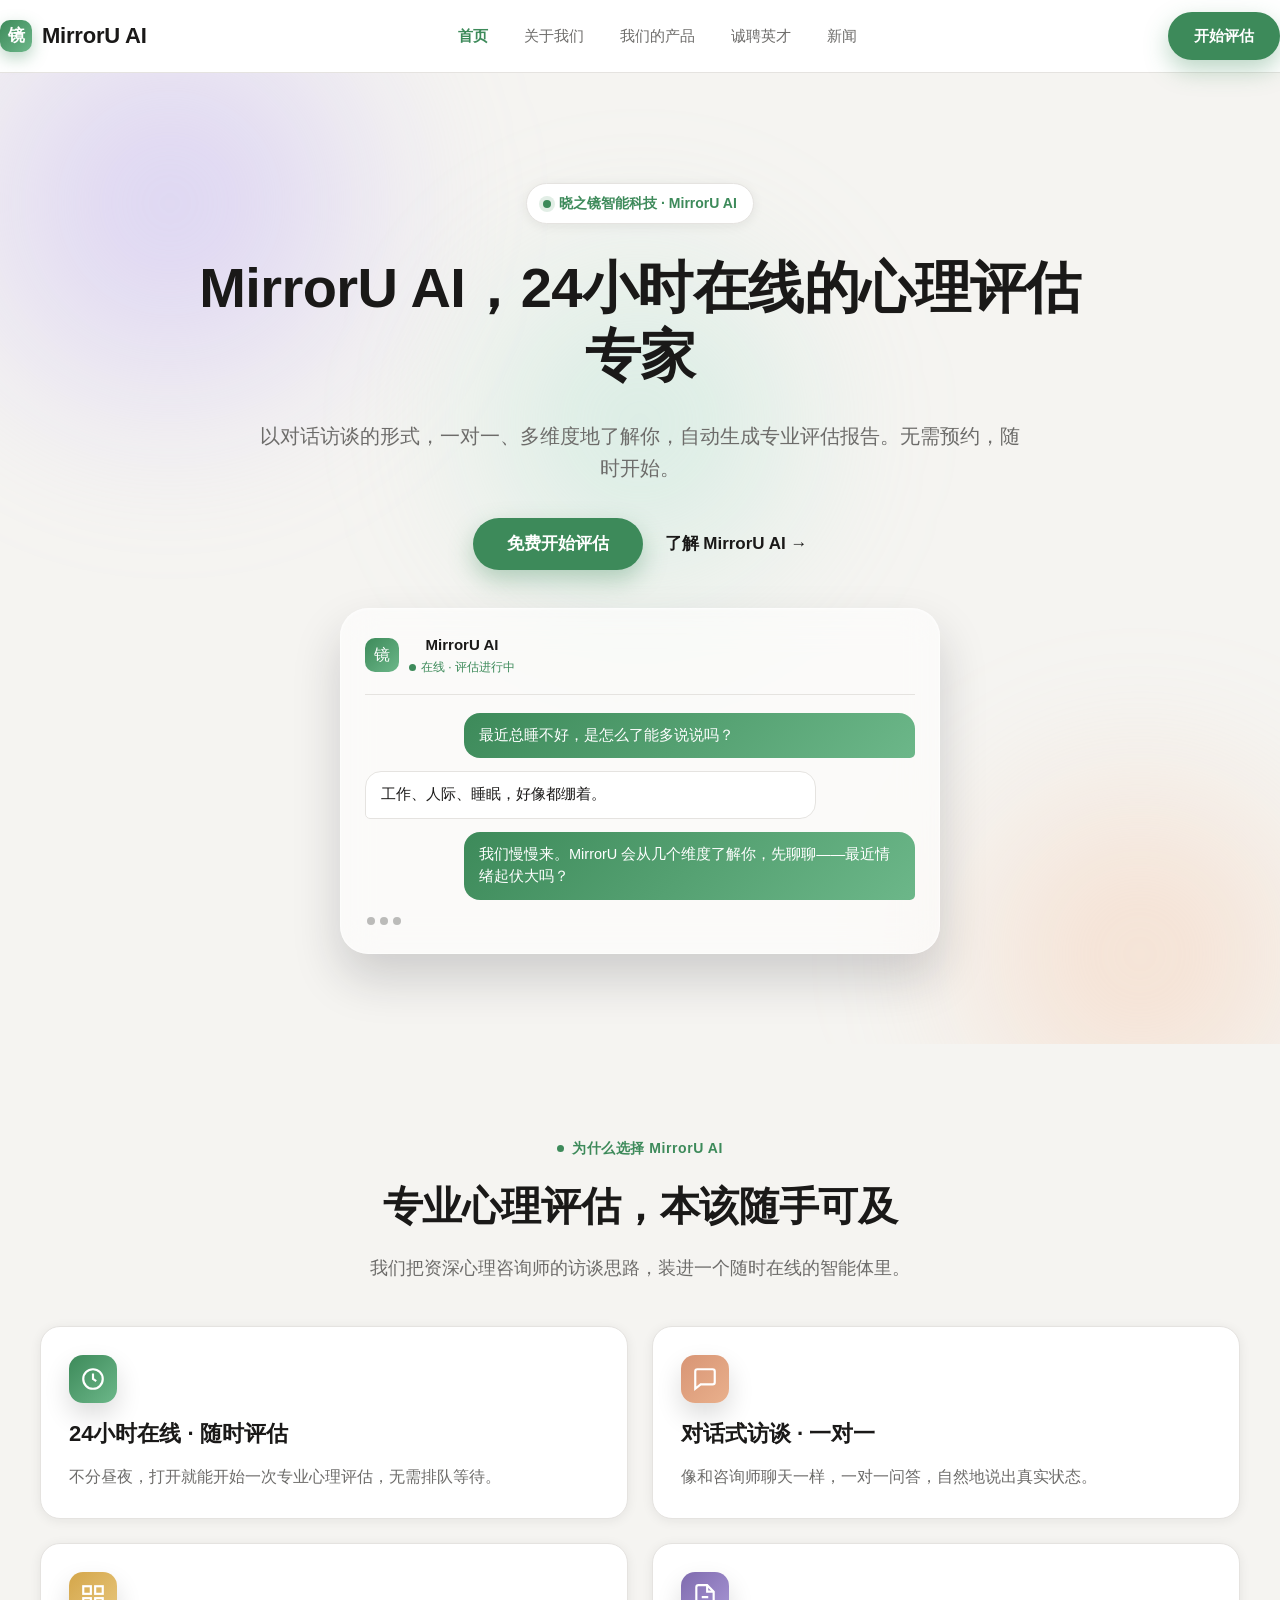
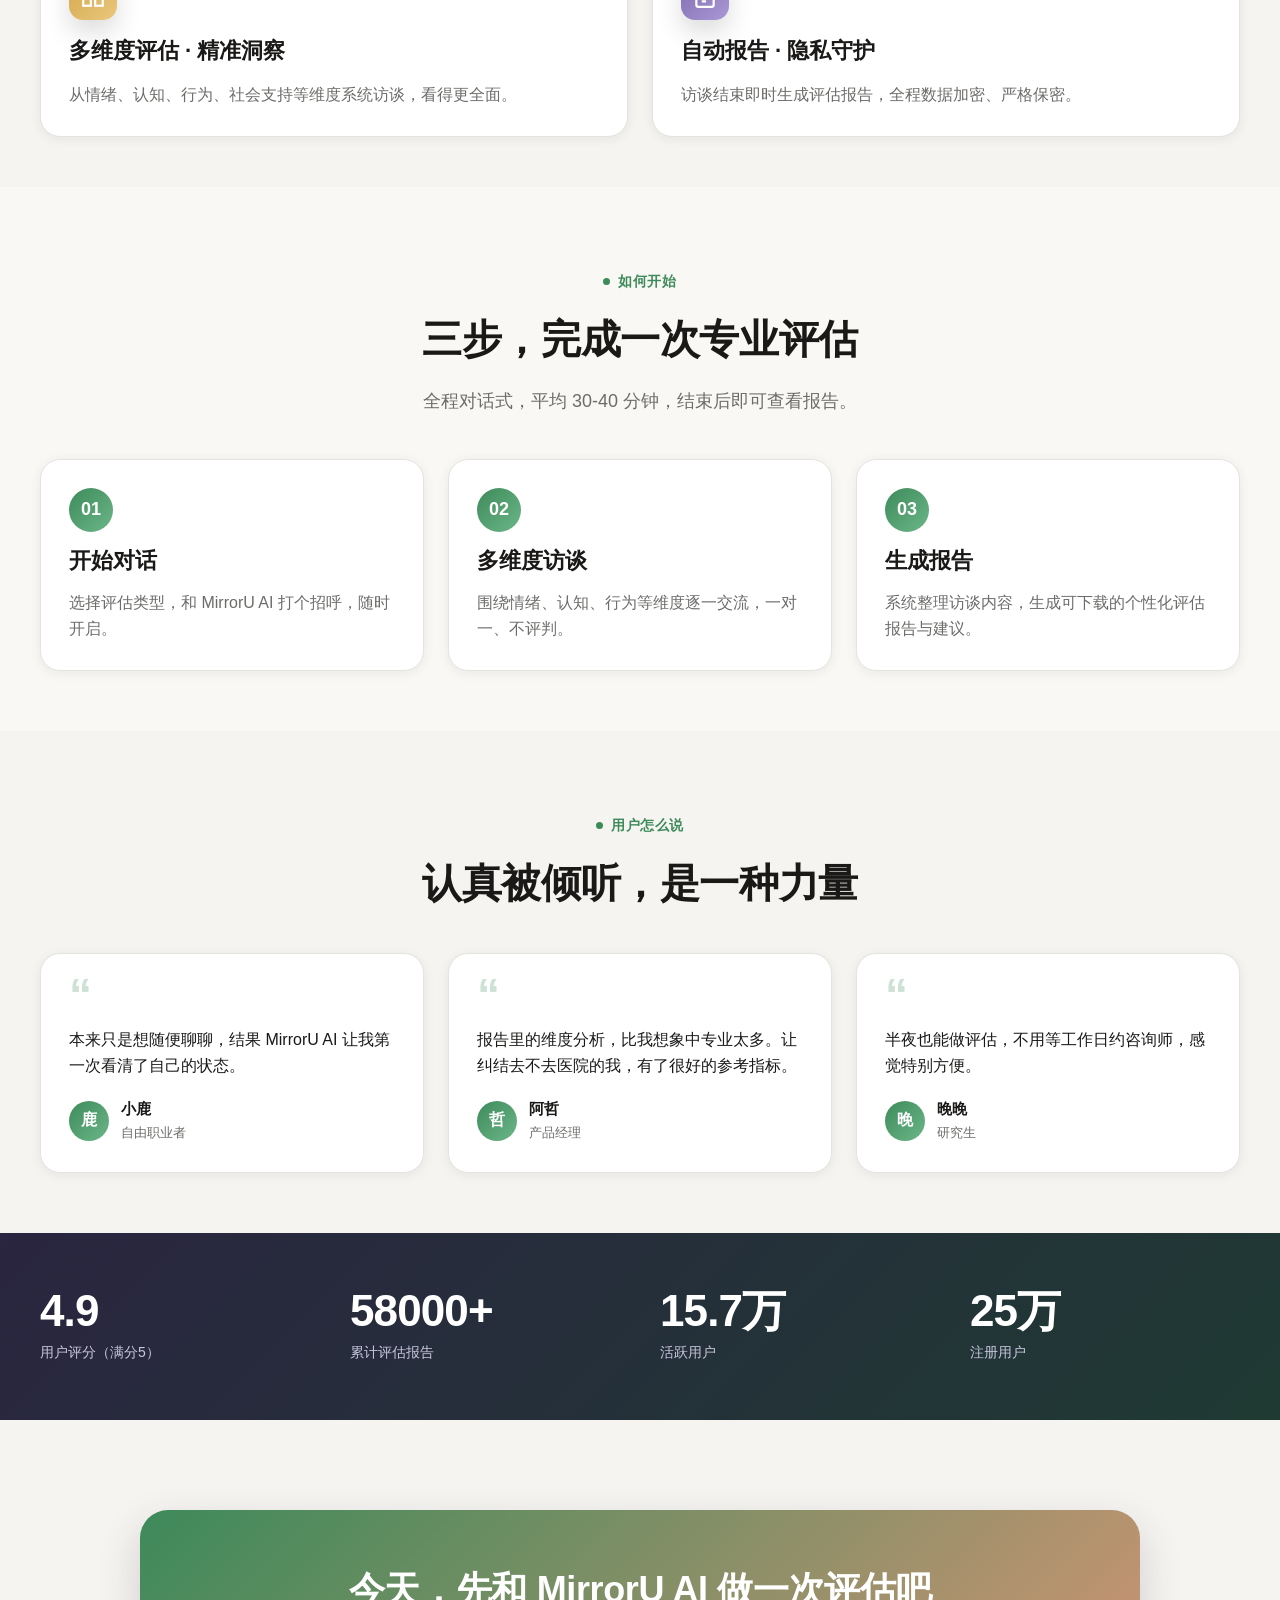
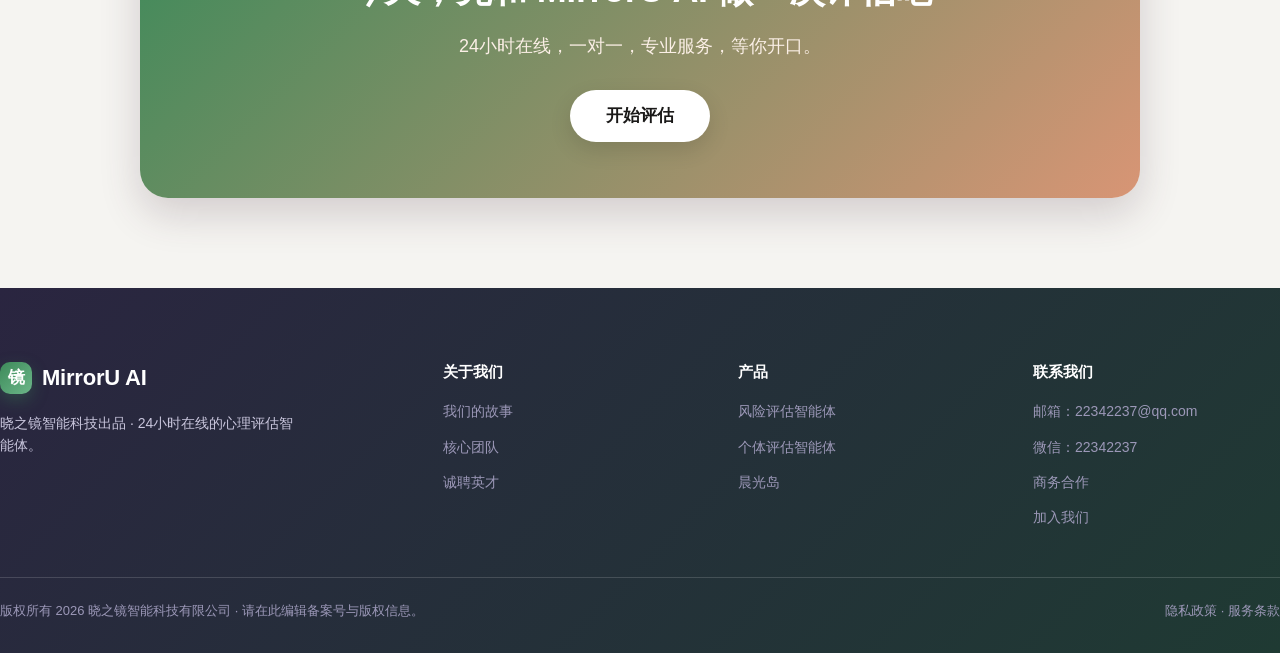
<file: index.html>
<!DOCTYPE html>
<html lang="zh-CN">
<head>
  <meta charset="UTF-8">
  <meta name="viewport" content="width=device-width, initial-scale=1.0">
  <title>MirrorU AI · 24小时在线的心理评估专家</title>
  <meta name="description" content="MirrorU AI —— 晓之镜智能科技出品的 24 小时在线心理评估智能体。一对一、多维度对话访谈，自动生成专业评估报告。">
  <link rel="stylesheet" href="assets/css/style.css">
</head>
<body class="page-home">

  <!-- ===== 顶部导航（每个页面共用，active 标记当前页） ===== -->
  <header class="nav">
    <div class="inner">
      <a class="brand" href="index.html"><span class="logo">镜</span>MirrorU AI</a>
      <nav class="nav-links">
        <a href="index.html" class="active">首页</a>
        <a href="about.html">关于我们</a>
        <a href="products.html">我们的产品</a>
        <a href="careers.html">诚聘英才</a>
        <a href="news.html">新闻</a>
      </nav>
      <div class="nav-cta">
        <a class="btn btn-primary" href="#">开始评估</a>
        <button class="nav-toggle" aria-label="菜单"><span></span><span></span><span></span></button>
      </div>
    </div>
  </header>

  <!-- ===== Hero（设计稿：单列居中，徽章→标题→副文→按钮→评估对话卡） ===== -->
  <section class="hero">
    <span class="orb orb--1"></span><span class="orb orb--2"></span><span class="orb orb--3"></span>
    <div class="container hero-inner">
      <span class="badge"><span class="dot"></span>晓之镜智能科技 · MirrorU AI</span>
      <!-- 可编辑：主标题 -->
      <h1>MirrorU AI，24小时在线的心理评估专家</h1>
      <!-- 可编辑：副标题 -->
      <p class="lead">以对话访谈的形式，一对一、多维度地了解你，自动生成专业评估报告。无需预约，随时开始。</p>
      <div class="hero-actions">
        <a class="btn btn-primary" href="#">免费开始评估</a>
        <a class="link-arrow" href="products.html">了解 MirrorU AI →</a>
      </div>
      <!-- 玻璃拟态聊天卡（评估访谈示例） -->
      <div class="chat-card">
        <div class="chat-head">
          <span class="ava">镜</span>
          <div>
            <div class="name">MirrorU AI</div>
            <div class="status"><span class="dot"></span>在线 · 评估进行中</div>
          </div>
        </div>
        <div class="bubble out">最近总睡不好，是怎么了能多说说吗？</div>
        <div class="bubble in">工作、人际、睡眠，好像都绷着。</div>
        <div class="bubble out">我们慢慢来。MirrorU 会从几个维度了解你，先聊聊——最近情绪起伏大吗？</div>
        <div class="typing"><i></i><i></i><i></i></div>
      </div>
    </div>
  </section>

  <!-- ===== 特性 ===== -->
  <section class="section s-features">
    <div class="container">
      <div class="section-title">
        <span class="eyebrow">为什么选择 MirrorU AI</span>
        <h2>专业心理评估，本该随手可及</h2>
        <p class="lead">我们把资深心理咨询师的访谈思路，装进一个随时在线的智能体里。</p>
      </div>
      <div class="grid-2">
        <div class="feature">
          <div class="chip chip--sage"><svg viewBox="0 0 24 24" fill="none" stroke="currentColor" stroke-width="2"><circle cx="12" cy="12" r="9"/><path d="M12 7v5l3 2"/></svg></div>
          <h3>24小时在线 · 随时评估</h3>
          <p>不分昼夜，打开就能开始一次专业心理评估，无需排队等待。</p>
        </div>
        <div class="feature">
          <div class="chip chip--terra"><svg viewBox="0 0 24 24" fill="none" stroke="currentColor" stroke-width="2"><path d="M21 15a2 2 0 0 1-2 2H8l-5 4V5a2 2 0 0 1 2-2h14a2 2 0 0 1 2 2z"/></svg></div>
          <h3>对话式访谈 · 一对一</h3>
          <p>像和咨询师聊天一样，一对一问答，自然地说出真实状态。</p>
        </div>
        <div class="feature">
          <div class="chip chip--amber"><svg viewBox="0 0 24 24" fill="none" stroke="currentColor" stroke-width="2"><rect x="3" y="3" width="7" height="7"/><rect x="14" y="3" width="7" height="7"/><rect x="3" y="14" width="7" height="7"/><rect x="14" y="14" width="7" height="7"/></svg></div>
          <h3>多维度评估 · 精准洞察</h3>
          <p>从情绪、认知、行为、社会支持等维度系统访谈，看得更全面。</p>
        </div>
        <div class="feature">
          <div class="chip chip--lav"><svg viewBox="0 0 24 24" fill="none" stroke="currentColor" stroke-width="2"><path d="M14 2H6a2 2 0 0 0-2 2v16a2 2 0 0 0 2 2h12a2 2 0 0 0 2-2V8z"/><path d="M14 2v6h6"/><path d="M9 13h6M9 17h4"/></svg></div>
          <h3>自动报告 · 隐私守护</h3>
          <p>访谈结束即时生成评估报告，全程数据加密、严格保密。</p>
        </div>
      </div>
    </div>
  </section>

  <!-- ===== 三步流程 ===== -->
  <section class="section section--soft s-steps">
    <div class="container">
      <div class="section-title">
        <span class="eyebrow">如何开始</span>
        <h2>三步，完成一次专业评估</h2>
        <p class="lead">全程对话式，平均 30-40 分钟，结束后即可查看报告。</p>
      </div>
      <div class="grid-3">
        <div class="step"><div class="num">01</div><h3>开始对话</h3><p>选择评估类型，和 MirrorU AI 打个招呼，随时开启。</p></div>
        <div class="step"><div class="num">02</div><h3>多维度访谈</h3><p>围绕情绪、认知、行为等维度逐一交流，一对一、不评判。</p></div>
        <div class="step"><div class="num">03</div><h3>生成报告</h3><p>系统整理访谈内容，生成可下载的个性化评估报告与建议。</p></div>
      </div>
    </div>
  </section>

  <!-- ===== 用户证言 ===== -->
  <section class="section s-quotes">
    <div class="container">
      <div class="section-title">
        <span class="eyebrow">用户怎么说</span>
        <h2>认真被倾听，是一种力量</h2>
      </div>
      <div class="grid-3">
        <div class="quote"><div class="mark">“</div><p>本来只是想随便聊聊，结果 MirrorU AI 让我第一次看清了自己的状态。</p><div class="who"><span class="ava">鹿</span><div><div class="name">小鹿</div><div class="role">自由职业者</div></div></div></div>
        <div class="quote"><div class="mark">“</div><p>报告里的维度分析，比我想象中专业太多。让纠结去不去医院的我，有了很好的参考指标。</p><div class="who"><span class="ava">哲</span><div><div class="name">阿哲</div><div class="role">产品经理</div></div></div></div>
        <div class="quote"><div class="mark">“</div><p>半夜也能做评估，不用等工作日约咨询师，感觉特别方便。</p><div class="who"><span class="ava">晚</span><div><div class="name">晚晚</div><div class="role">研究生</div></div></div></div>
      </div>
    </div>
  </section>

  <!-- ===== 数据带（满宽渐变，与页脚同色系） ===== -->
  <section class="stats-band">
    <div class="container">
      <div class="stats">
        <div class="stat"><div class="num">4.9</div><div class="label">用户评分（满分5）</div></div>
        <div class="stat"><div class="num">58000+</div><div class="label">累计评估报告</div></div>
        <div class="stat"><div class="num">15.7万</div><div class="label">活跃用户</div></div>
        <div class="stat"><div class="num">25万</div><div class="label">注册用户</div></div>
      </div>
    </div>
  </section>

  <!-- ===== 最终 CTA ===== -->
  <section class="cta-section">
    <div class="container">
      <div class="cta-card">
        <h2>今天，先和 MirrorU AI 做一次评估吧</h2>
        <p class="lead">24小时在线，一对一，专业服务，等你开口。</p>
        <a class="btn btn-light" href="#">开始评估</a>
      </div>
    </div>
  </section>

  <!-- ===== 页脚（每个页面共用） ===== -->
  <footer class="footer">
    <div class="container">
      <div class="top">
        <div>
          <div class="brand"><span class="logo">镜</span>MirrorU AI</div>
          <p class="desc">晓之镜智能科技出品 · 24小时在线的心理评估智能体。</p>
        </div>
        <div class="col"><h4>关于我们</h4><a href="about.html">我们的故事</a><a href="about.html">核心团队</a><a href="careers.html">诚聘英才</a></div>
        <div class="col"><h4>产品</h4><a href="products.html">风险评估智能体</a><a href="products.html">个体评估智能体</a><a href="products.html">晨光岛</a></div>
        <div class="col"><h4>联系我们</h4><a href="mailto:22342237@qq.com">邮箱：22342237@qq.com</a><a href="#">微信：22342237</a><a href="#">商务合作</a><a href="careers.html">加入我们</a></div>
      </div>
      <div class="divider"></div>
      <div class="bottom">
        <span>版权所有 2026 晓之镜智能科技有限公司 · 请在此编辑备案号与版权信息。</span>
        <span>隐私政策 · 服务条款</span>
      </div>
    </div>
  </footer>

  <script src="assets/js/main.js"></script>
</body>
</html>
</file>
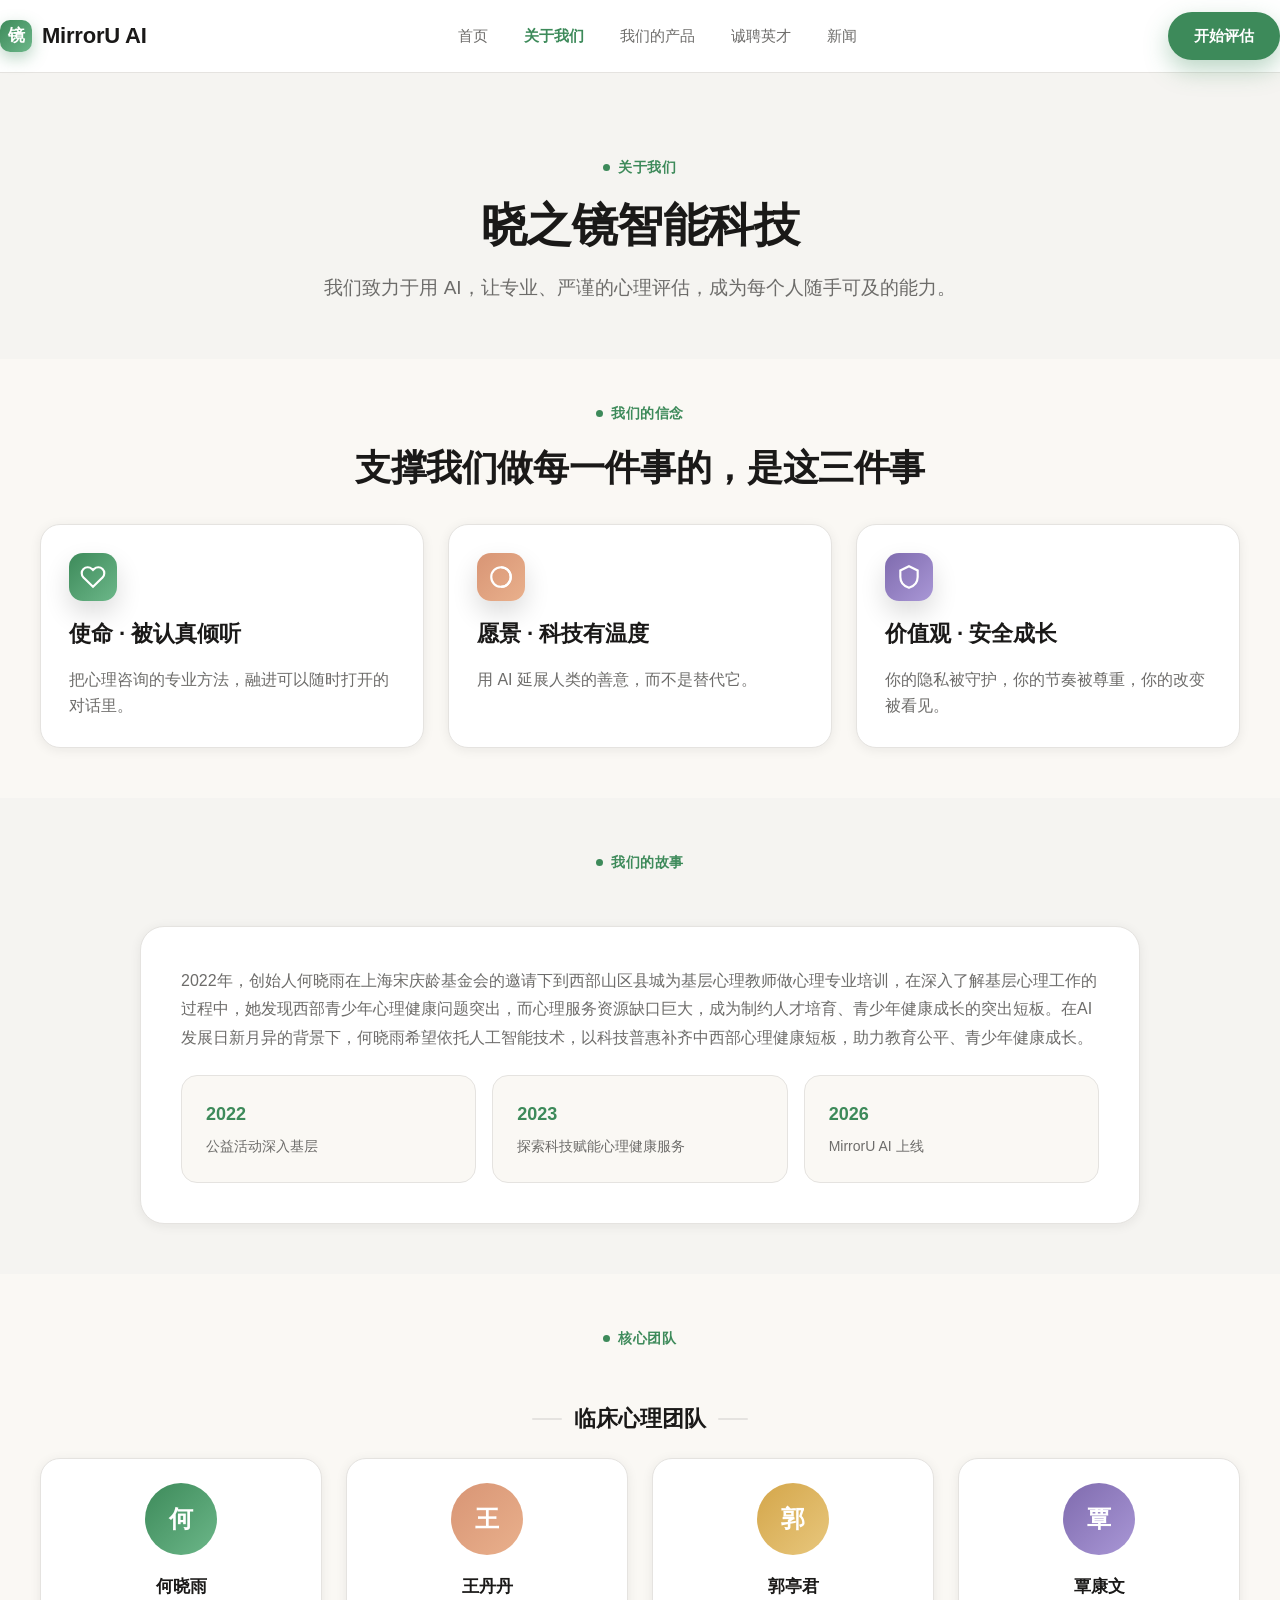
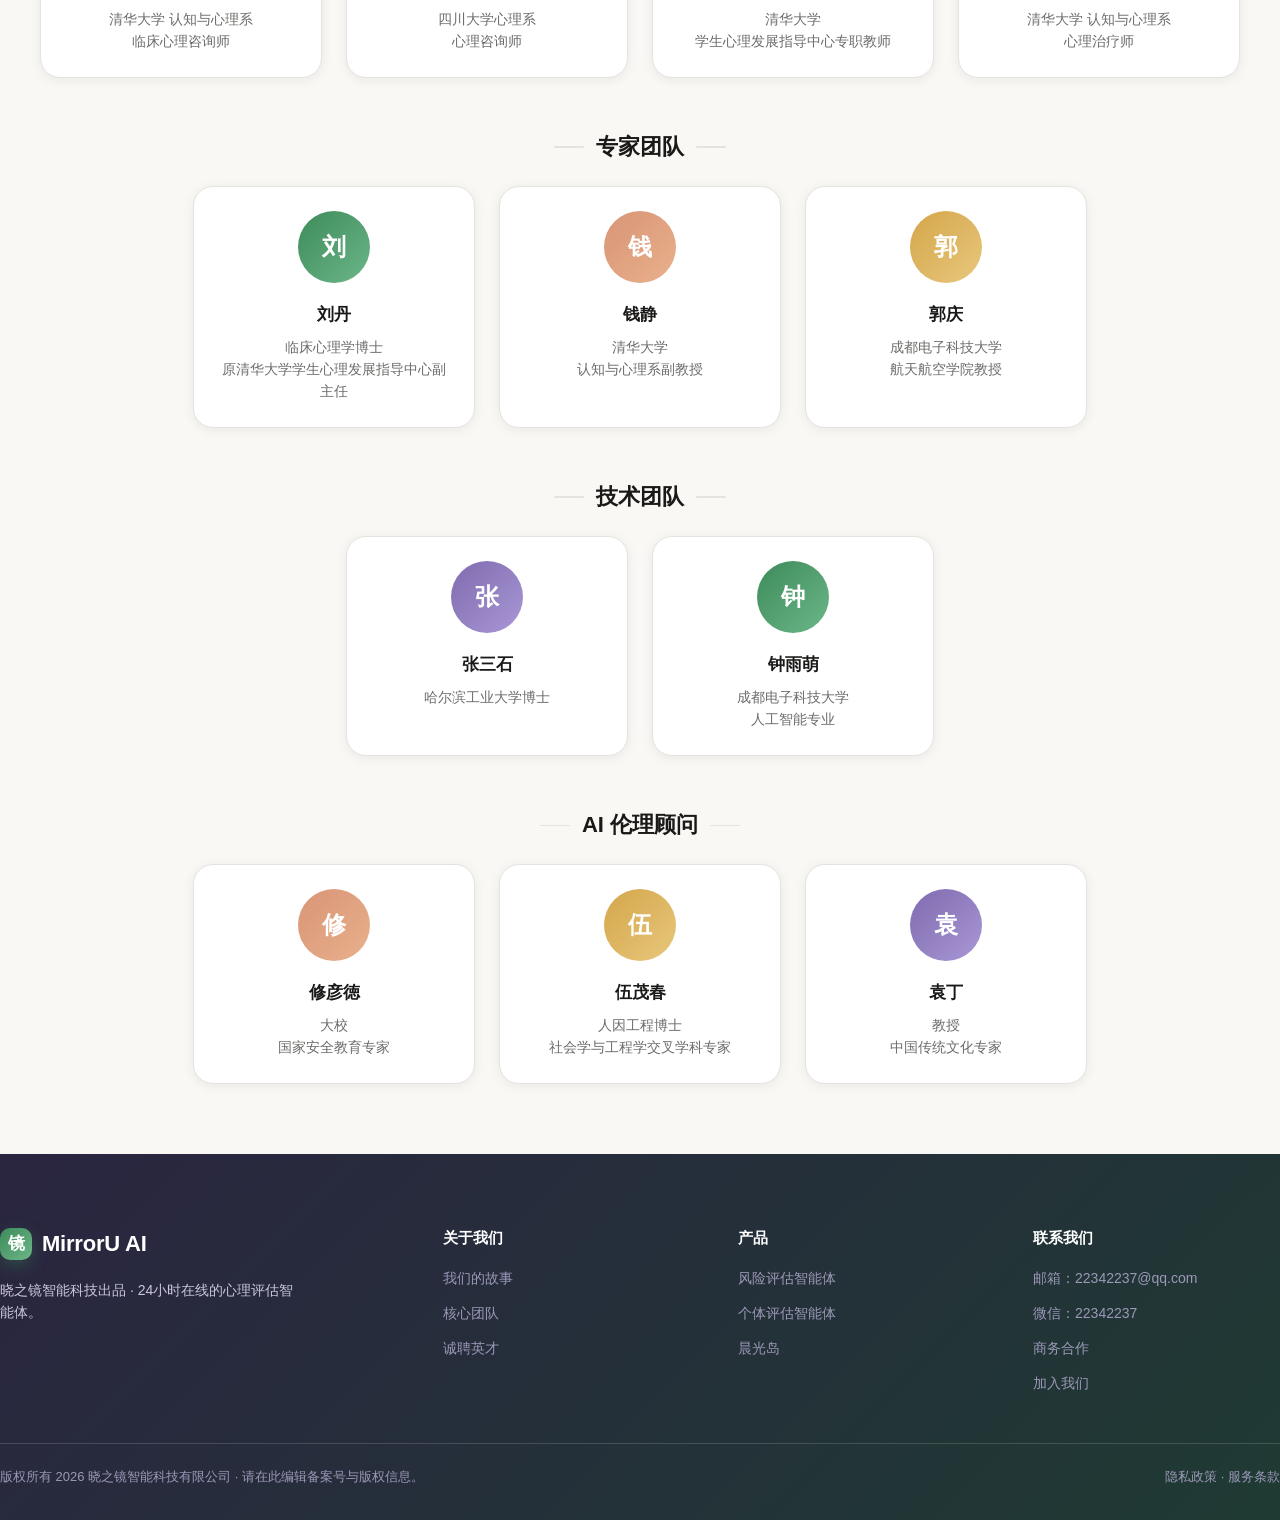
<file: about.html>
<!DOCTYPE html>
<html lang="zh-CN">
<head>
  <meta charset="UTF-8">
  <meta name="viewport" content="width=device-width, initial-scale=1.0">
  <title>关于我们 · 晓之镜智能科技</title>
  <meta name="description" content="晓之镜智能科技 · MirrorU AI。我们致力于用 AI，让专业、严谨的心理评估，成为每个人随手可及的能力。">
  <link rel="stylesheet" href="assets/css/style.css">
</head>
<body>

  <!-- ===== 顶部导航 ===== -->
  <header class="nav">
    <div class="inner">
      <a class="brand" href="index.html"><span class="logo">镜</span>MirrorU AI</a>
      <nav class="nav-links">
        <a href="index.html">首页</a>
        <a href="about.html" class="active">关于我们</a>
        <a href="products.html">我们的产品</a>
        <a href="careers.html">诚聘英才</a>
        <a href="news.html">新闻</a>
      </nav>
      <div class="nav-cta">
        <a class="btn btn-primary" href="#">开始评估</a>
        <button class="nav-toggle" aria-label="菜单"><span></span><span></span><span></span></button>
      </div>
    </div>
  </header>

  <!-- ===== 内页 Hero ===== -->
  <section class="page-hero">
    <div class="container">
      <span class="eyebrow">关于我们</span>
      <h1>晓之镜智能科技</h1>
      <p class="lead">我们致力于用 AI，让专业、严谨的心理评估，成为每个人随手可及的能力。</p>
    </div>
  </section>

  <!-- ===== 信念 ===== -->
  <section class="section section--soft s-beliefs">
    <div class="container">
      <div class="section-title">
        <span class="eyebrow">我们的信念</span>
        <h2>支撑我们做每一件事的，是这三件事</h2>
      </div>
      <div class="grid-3">
        <div class="belief"><div class="chip chip--sage"><svg viewBox="0 0 24 24" fill="none" stroke="currentColor" stroke-width="2"><path d="M20.8 4.6a5.5 5.5 0 0 0-7.8 0L12 5.6l-1-1a5.5 5.5 0 1 0-7.8 7.8l1 1L12 21l7.8-7.6 1-1a5.5 5.5 0 0 0 0-7.8z"/></svg></div><h3>使命 · 被认真倾听</h3><p>把心理咨询的专业方法，融进可以随时打开的对话里。</p></div>
        <div class="belief"><div class="chip chip--terra"><svg viewBox="0 0 24 24" fill="none" stroke="currentColor" stroke-width="2"><circle cx="12" cy="12" r="9"/><path d="M12 3a9 9 0 0 1 0 18"/></svg></div><h3>愿景 · 科技有温度</h3><p>用 AI 延展人类的善意，而不是替代它。</p></div>
        <div class="belief"><div class="chip chip--lav"><svg viewBox="0 0 24 24" fill="none" stroke="currentColor" stroke-width="2"><path d="M12 2l8 4v6c0 5-3.4 8.5-8 10-4.6-1.5-8-5-8-10V6z"/></svg></div><h3>价值观 · 安全成长</h3><p>你的隐私被守护，你的节奏被尊重，你的改变被看见。</p></div>
      </div>
    </div>
  </section>

  <!-- ===== 故事 ===== -->
  <section class="section s-story">
    <div class="container">
      <div class="section-title">
        <span class="eyebrow">我们的故事</span>
      </div>
      <div class="story-card">
        2022年，创始人何晓雨在上海宋庆龄基金会的邀请下到西部山区县城为基层心理教师做心理专业培训，在深入了解基层心理工作的过程中，她发现西部青少年心理健康问题突出，而心理服务资源缺口巨大，成为制约人才培育、青少年健康成长的突出短板。在AI发展日新月异的背景下，何晓雨希望依托人工智能技术，以科技普惠补齐中西部心理健康短板，助力教育公平、青少年健康成长。
        <div class="milestones">
          <div class="milestone"><div class="year">2022</div><div class="txt">公益活动深入基层</div></div>
          <div class="milestone"><div class="year">2023</div><div class="txt">探索科技赋能心理健康服务</div></div>
          <div class="milestone"><div class="year">2026</div><div class="txt">MirrorU AI 上线</div></div>
        </div>
      </div>
    </div>
  </section>

  <!-- ===== 团队 ===== -->
  <section class="section section--soft team s-team">
    <div class="container">
      <div class="section-title">
        <span class="eyebrow">核心团队</span>
      </div>
      <div class="team-groups">

        <div class="team-group">
          <h3 class="team-group-title">临床心理团队</h3>
          <div class="member-row">
            <div class="member"><div class="ava ava--sage">何</div><div class="name">何晓雨</div><div class="bio">清华大学 认知与心理系<br>临床心理咨询师</div></div>
            <div class="member"><div class="ava ava--terra">王</div><div class="name">王丹丹</div><div class="bio">四川大学心理系<br>心理咨询师</div></div>
            <div class="member"><div class="ava ava--amber">郭</div><div class="name">郭亭君</div><div class="bio">清华大学<br>学生心理发展指导中心专职教师</div></div>
            <div class="member"><div class="ava ava--lav">覃</div><div class="name">覃康文</div><div class="bio">清华大学 认知与心理系<br>心理治疗师</div></div>
          </div>
        </div>

        <div class="team-group">
          <h3 class="team-group-title">专家团队</h3>
          <div class="member-row">
            <div class="member"><div class="ava ava--sage">刘</div><div class="name">刘丹</div><div class="bio">临床心理学博士<br>原清华大学学生心理发展指导中心副主任</div></div>
            <div class="member"><div class="ava ava--terra">钱</div><div class="name">钱静</div><div class="bio">清华大学<br>认知与心理系副教授</div></div>
            <div class="member"><div class="ava ava--amber">郭</div><div class="name">郭庆</div><div class="bio">成都电子科技大学<br>航天航空学院教授</div></div>
          </div>
        </div>

        <div class="team-group">
          <h3 class="team-group-title">技术团队</h3>
          <div class="member-row">
            <div class="member"><div class="ava ava--lav">张</div><div class="name">张三石</div><div class="bio">哈尔滨工业大学博士</div></div>
            <div class="member"><div class="ava ava--sage">钟</div><div class="name">钟雨萌</div><div class="bio">成都电子科技大学<br>人工智能专业</div></div>
          </div>
        </div>

        <div class="team-group">
          <h3 class="team-group-title">AI 伦理顾问</h3>
          <div class="member-row">
            <div class="member"><div class="ava ava--terra">修</div><div class="name">修彦徳</div><div class="bio">大校<br>国家安全教育专家</div></div>
            <div class="member"><div class="ava ava--amber">伍</div><div class="name">伍茂春</div><div class="bio">人因工程博士<br>社会学与工程学交叉学科专家</div></div>
            <div class="member"><div class="ava ava--lav">袁</div><div class="name">袁丁</div><div class="bio">教授<br>中国传统文化专家</div></div>
          </div>
        </div>

      </div>
    </div>
  </section>

  <!-- ===== 页脚 ===== -->
  <footer class="footer">
    <div class="container">
      <div class="top">
        <div>
          <div class="brand"><span class="logo">镜</span>MirrorU AI</div>
          <p class="desc">晓之镜智能科技出品 · 24小时在线的心理评估智能体。</p>
        </div>
        <div class="col"><h4>关于我们</h4><a href="about.html">我们的故事</a><a href="about.html">核心团队</a><a href="careers.html">诚聘英才</a></div>
        <div class="col"><h4>产品</h4><a href="products.html">风险评估智能体</a><a href="products.html">个体评估智能体</a><a href="products.html">晨光岛</a></div>
        <div class="col"><h4>联系我们</h4><a href="mailto:22342237@qq.com">邮箱：22342237@qq.com</a><a href="#">微信：22342237</a><a href="#">商务合作</a><a href="careers.html">加入我们</a></div>
      </div>
      <div class="divider"></div>
      <div class="bottom">
        <span>版权所有 2026 晓之镜智能科技有限公司 · 请在此编辑备案号与版权信息。</span>
        <span>隐私政策 · 服务条款</span>
      </div>
    </div>
  </footer>

  <script src="assets/js/main.js"></script>
</body>
</html>
</file>
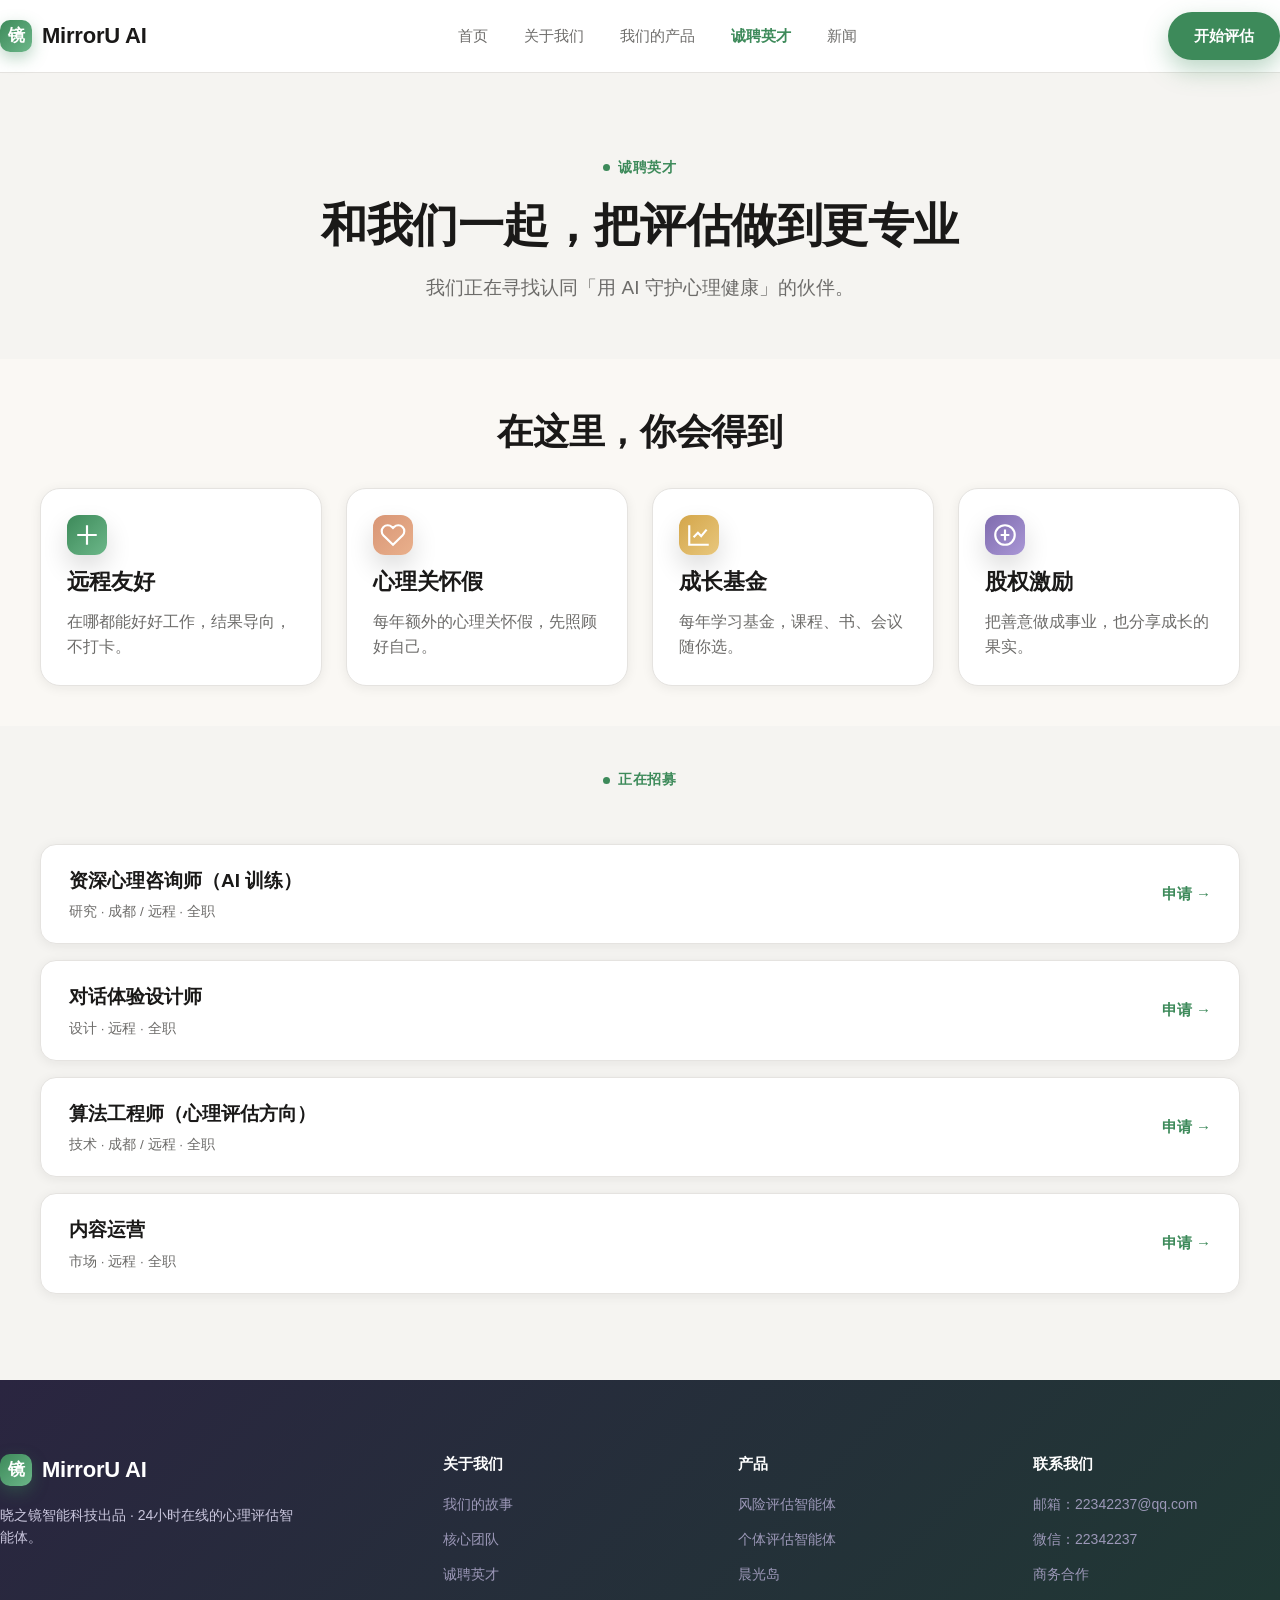
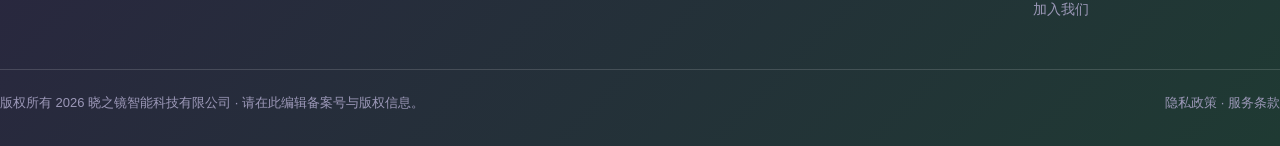
<file: careers.html>
<!DOCTYPE html>
<html lang="zh-CN">
<head>
  <meta charset="UTF-8">
  <meta name="viewport" content="width=device-width, initial-scale=1.0">
  <title>诚聘英才 · MirrorU AI</title>
  <meta name="description" content="诚聘英才 · MirrorU AI。和我们一起，把专业心理评估做到更专业。">
  <link rel="stylesheet" href="assets/css/style.css">
</head>
<body>

  <!-- ===== 顶部导航 ===== -->
  <header class="nav">
    <div class="inner">
      <a class="brand" href="index.html"><span class="logo">镜</span>MirrorU AI</a>
      <nav class="nav-links">
        <a href="index.html">首页</a>
        <a href="about.html">关于我们</a>
        <a href="products.html">我们的产品</a>
        <a href="careers.html" class="active">诚聘英才</a>
        <a href="news.html">新闻</a>
      </nav>
      <div class="nav-cta">
        <a class="btn btn-primary" href="#">开始评估</a>
        <button class="nav-toggle" aria-label="菜单"><span></span><span></span><span></span></button>
      </div>
    </div>
  </header>

  <!-- ===== 内页 Hero ===== -->
  <section class="page-hero">
    <div class="container">
      <span class="eyebrow">诚聘英才</span>
      <h1>和我们一起，把评估做到更专业</h1>
      <p class="lead">我们正在寻找认同「用 AI 守护心理健康」的伙伴。</p>
    </div>
  </section>

  <!-- ===== 福利 ===== -->
  <section class="section section--soft s-benefits">
    <div class="container">
      <div class="section-title">
        <h2>在这里，你会得到</h2>
      </div>
      <div class="grid-4">
        <div class="benefit"><div class="chip chip--sage"><svg viewBox="0 0 24 24" fill="none" stroke="currentColor" stroke-width="2"><path d="M3 12h18M12 3v18"/></svg></div><h3>远程友好</h3><p>在哪都能好好工作，结果导向，不打卡。</p></div>
        <div class="benefit"><div class="chip chip--terra"><svg viewBox="0 0 24 24" fill="none" stroke="currentColor" stroke-width="2"><path d="M20.8 4.6a5.5 5.5 0 0 0-7.8 0L12 5.6l-1-1a5.5 5.5 0 1 0-7.8 7.8l1 1L12 21l7.8-7.6 1-1a5.5 5.5 0 0 0 0-7.8z"/></svg></div><h3>心理关怀假</h3><p>每年额外的心理关怀假，先照顾好自己。</p></div>
        <div class="benefit"><div class="chip chip--amber"><svg viewBox="0 0 24 24" fill="none" stroke="currentColor" stroke-width="2"><path d="M3 3v18h18"/><path d="M7 14l4-4 3 3 5-6"/></svg></div><h3>成长基金</h3><p>每年学习基金，课程、书、会议随你选。</p></div>
        <div class="benefit"><div class="chip chip--lav"><svg viewBox="0 0 24 24" fill="none" stroke="currentColor" stroke-width="2"><circle cx="12" cy="12" r="9"/><path d="M12 7v10M8 12h8"/></svg></div><h3>股权激励</h3><p>把善意做成事业，也分享成长的果实。</p></div>
      </div>
    </div>
  </section>

  <!-- ===== 职位 ===== -->
  <section class="section s-jobs">
    <div class="container">
      <div class="section-title">
        <span class="eyebrow">正在招募</span>
      </div>

      <a class="job" href="#">
        <div>
          <div class="title">资深心理咨询师（AI 训练）</div>
          <div class="meta">研究 · 成都 / 远程 · 全职</div>
        </div>
        <span class="link-arrow">申请 →</span>
      </a>
      <a class="job" href="#">
        <div>
          <div class="title">对话体验设计师</div>
          <div class="meta">设计 · 远程 · 全职</div>
        </div>
        <span class="link-arrow">申请 →</span>
      </a>
      <a class="job" href="#">
        <div>
          <div class="title">算法工程师（心理评估方向）</div>
          <div class="meta">技术 · 成都 / 远程 · 全职</div>
        </div>
        <span class="link-arrow">申请 →</span>
      </a>
      <a class="job" href="#">
        <div>
          <div class="title">内容运营</div>
          <div class="meta">市场 · 远程 · 全职</div>
        </div>
        <span class="link-arrow">申请 →</span>
      </a>

    </div>
  </section>

  <!-- ===== 页脚 ===== -->
  <footer class="footer">
    <div class="container">
      <div class="top">
        <div>
          <div class="brand"><span class="logo">镜</span>MirrorU AI</div>
          <p class="desc">晓之镜智能科技出品 · 24小时在线的心理评估智能体。</p>
        </div>
        <div class="col"><h4>关于我们</h4><a href="about.html">我们的故事</a><a href="about.html">核心团队</a><a href="careers.html">诚聘英才</a></div>
        <div class="col"><h4>产品</h4><a href="products.html">风险评估智能体</a><a href="products.html">个体评估智能体</a><a href="products.html">晨光岛</a></div>
        <div class="col"><h4>联系我们</h4><a href="mailto:22342237@qq.com">邮箱：22342237@qq.com</a><a href="#">微信：22342237</a><a href="#">商务合作</a><a href="careers.html">加入我们</a></div>
      </div>
      <div class="divider"></div>
      <div class="bottom">
        <span>版权所有 2026 晓之镜智能科技有限公司 · 请在此编辑备案号与版权信息。</span>
        <span>隐私政策 · 服务条款</span>
      </div>
    </div>
  </footer>

  <script src="assets/js/main.js"></script>
</body>
</html>
</file>
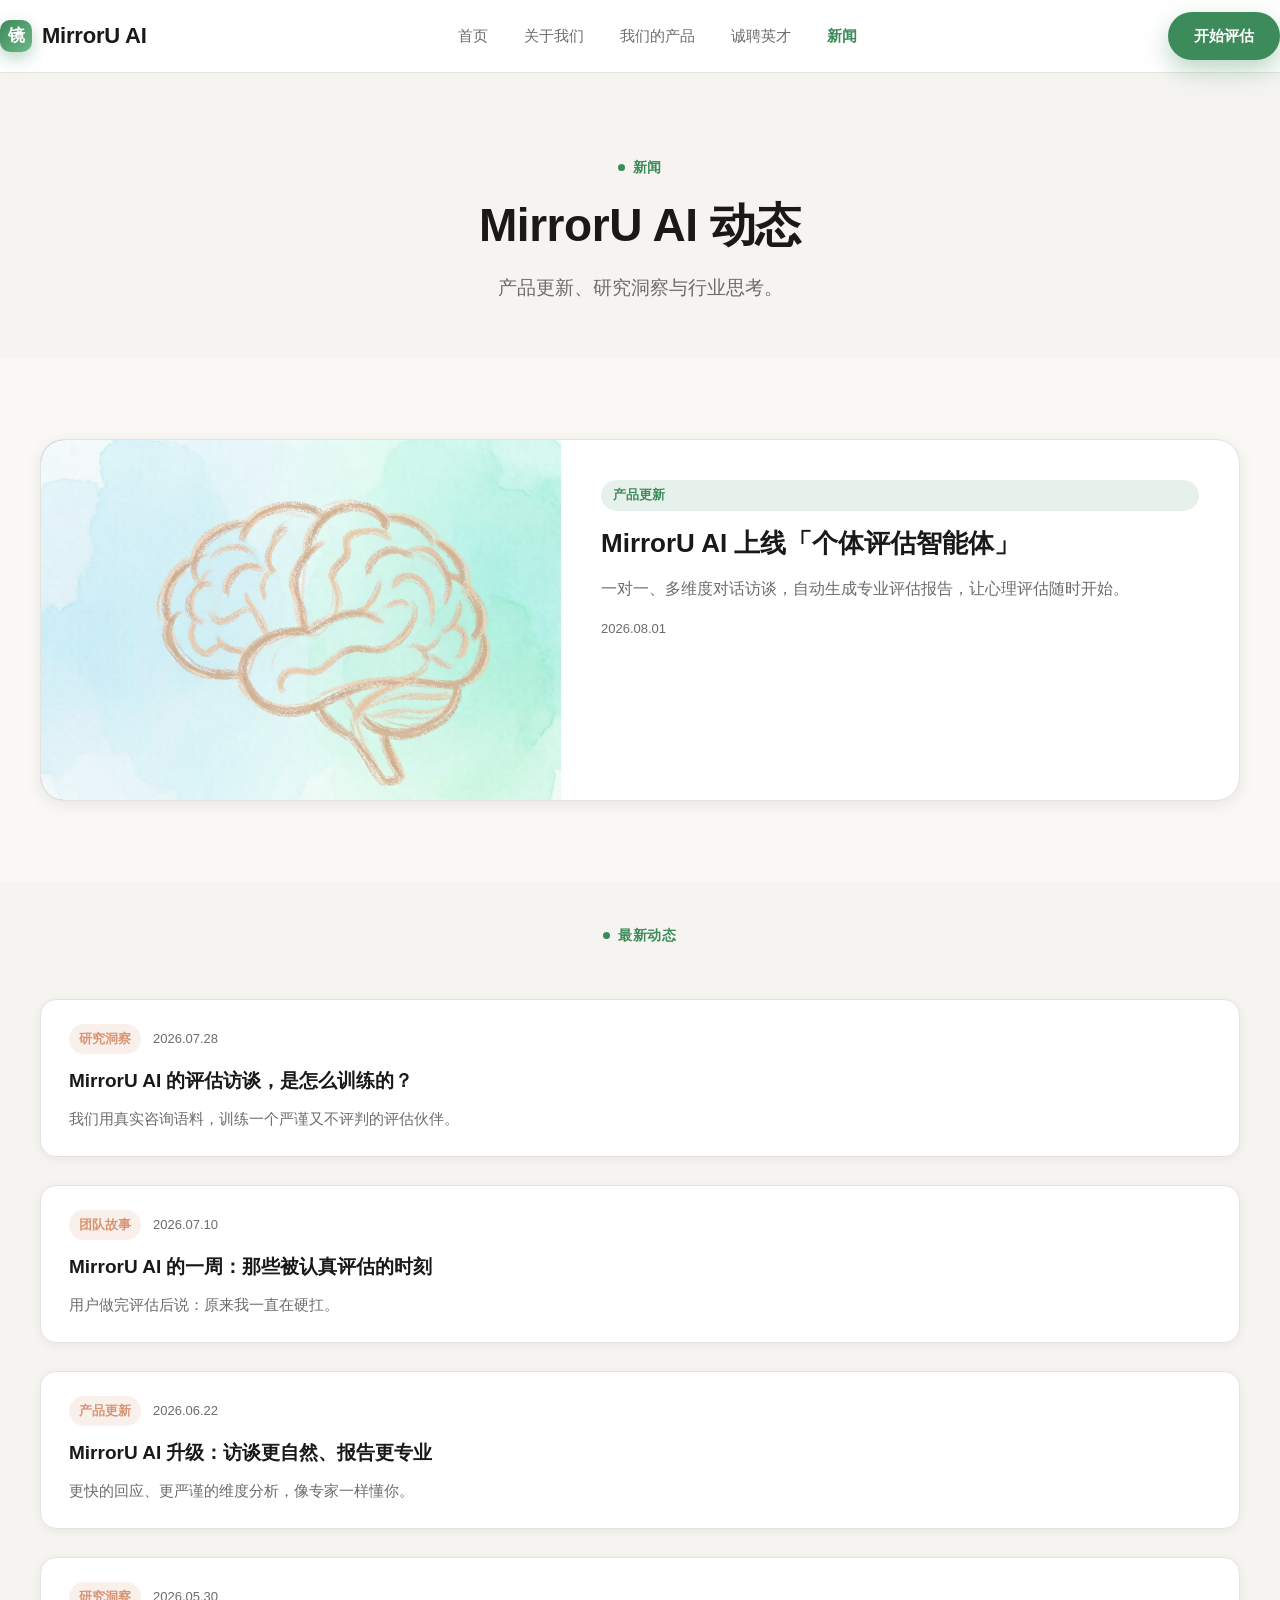
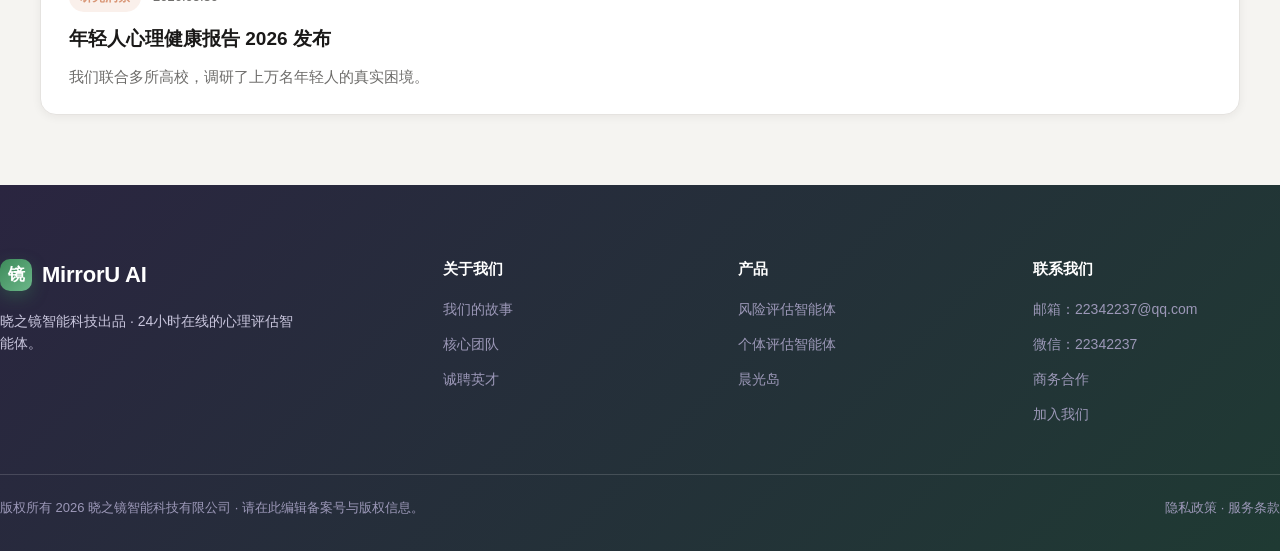
<file: news.html>
<!DOCTYPE html>
<html lang="zh-CN">
<head>
  <meta charset="UTF-8">
  <meta name="viewport" content="width=device-width, initial-scale=1.0">
  <title>新闻 · MirrorU AI</title>
  <meta name="description" content="MirrorU AI 动态：产品更新、研究洞察与行业思考。">
  <link rel="stylesheet" href="assets/css/style.css">
</head>
<body>

  <!-- ===== 顶部导航 ===== -->
  <header class="nav">
    <div class="inner">
      <a class="brand" href="index.html"><span class="logo">镜</span>MirrorU AI</a>
      <nav class="nav-links">
        <a href="index.html">首页</a>
        <a href="about.html">关于我们</a>
        <a href="products.html">我们的产品</a>
        <a href="careers.html">诚聘英才</a>
        <a href="news.html" class="active">新闻</a>
      </nav>
      <div class="nav-cta">
        <a class="btn btn-primary" href="#">开始评估</a>
        <button class="nav-toggle" aria-label="菜单"><span></span><span></span><span></span></button>
      </div>
    </div>
  </header>

  <!-- ===== 内页 Hero ===== -->
  <section class="page-hero">
    <div class="container">
      <span class="eyebrow">新闻</span>
      <h1>MirrorU AI 动态</h1>
      <p class="lead">产品更新、研究洞察与行业思考。</p>
    </div>
  </section>

  <!-- ===== 头条 ===== -->
  <section class="section section--soft">
    <div class="container">
      <div class="featured">
        <div class="cover"><img src="assets/img/news-cover.png" alt="新闻封面 · 蜡笔简笔画大脑"></div>
        <div class="body">
          <span class="tag">产品更新</span>
          <h3>MirrorU AI 上线「个体评估智能体」</h3>
          <p class="excerpt">一对一、多维度对话访谈，自动生成专业评估报告，让心理评估随时开始。</p>
          <div class="date">2026.08.01</div>
        </div>
      </div>
    </div>
  </section>

  <!-- ===== 新闻列表 ===== -->
  <section class="section s-newslist">
    <div class="container">
      <div class="section-title">
        <span class="eyebrow">最新动态</span>
      </div>
      <div class="news-list">
        <a class="news-card" href="#">
          <div class="meta"><span class="cat">研究洞察</span><span>2026.07.28</span></div>
          <h4>MirrorU AI 的评估访谈，是怎么训练的？</h4>
          <p>我们用真实咨询语料，训练一个严谨又不评判的评估伙伴。</p>
        </a>
        <a class="news-card" href="#">
          <div class="meta"><span class="cat">团队故事</span><span>2026.07.10</span></div>
          <h4>MirrorU AI 的一周：那些被认真评估的时刻</h4>
          <p>用户做完评估后说：原来我一直在硬扛。</p>
        </a>
        <a class="news-card" href="#">
          <div class="meta"><span class="cat">产品更新</span><span>2026.06.22</span></div>
          <h4>MirrorU AI 升级：访谈更自然、报告更专业</h4>
          <p>更快的回应、更严谨的维度分析，像专家一样懂你。</p>
        </a>
        <a class="news-card" href="#">
          <div class="meta"><span class="cat">研究洞察</span><span>2026.05.30</span></div>
          <h4>年轻人心理健康报告 2026 发布</h4>
          <p>我们联合多所高校，调研了上万名年轻人的真实困境。</p>
        </a>
      </div>
    </div>
  </section>

  <!-- ===== 页脚 ===== -->
  <footer class="footer">
    <div class="container">
      <div class="top">
        <div>
          <div class="brand"><span class="logo">镜</span>MirrorU AI</div>
          <p class="desc">晓之镜智能科技出品 · 24小时在线的心理评估智能体。</p>
        </div>
        <div class="col"><h4>关于我们</h4><a href="about.html">我们的故事</a><a href="about.html">核心团队</a><a href="careers.html">诚聘英才</a></div>
        <div class="col"><h4>产品</h4><a href="products.html">风险评估智能体</a><a href="products.html">个体评估智能体</a><a href="products.html">晨光岛</a></div>
        <div class="col"><h4>联系我们</h4><a href="mailto:22342237@qq.com">邮箱：22342237@qq.com</a><a href="#">微信：22342237</a><a href="#">商务合作</a><a href="careers.html">加入我们</a></div>
      </div>
      <div class="divider"></div>
      <div class="bottom">
        <span>版权所有 2026 晓之镜智能科技有限公司 · 请在此编辑备案号与版权信息。</span>
        <span>隐私政策 · 服务条款</span>
      </div>
    </div>
  </footer>

  <script src="assets/js/main.js"></script>
</body>
</html>
</file>
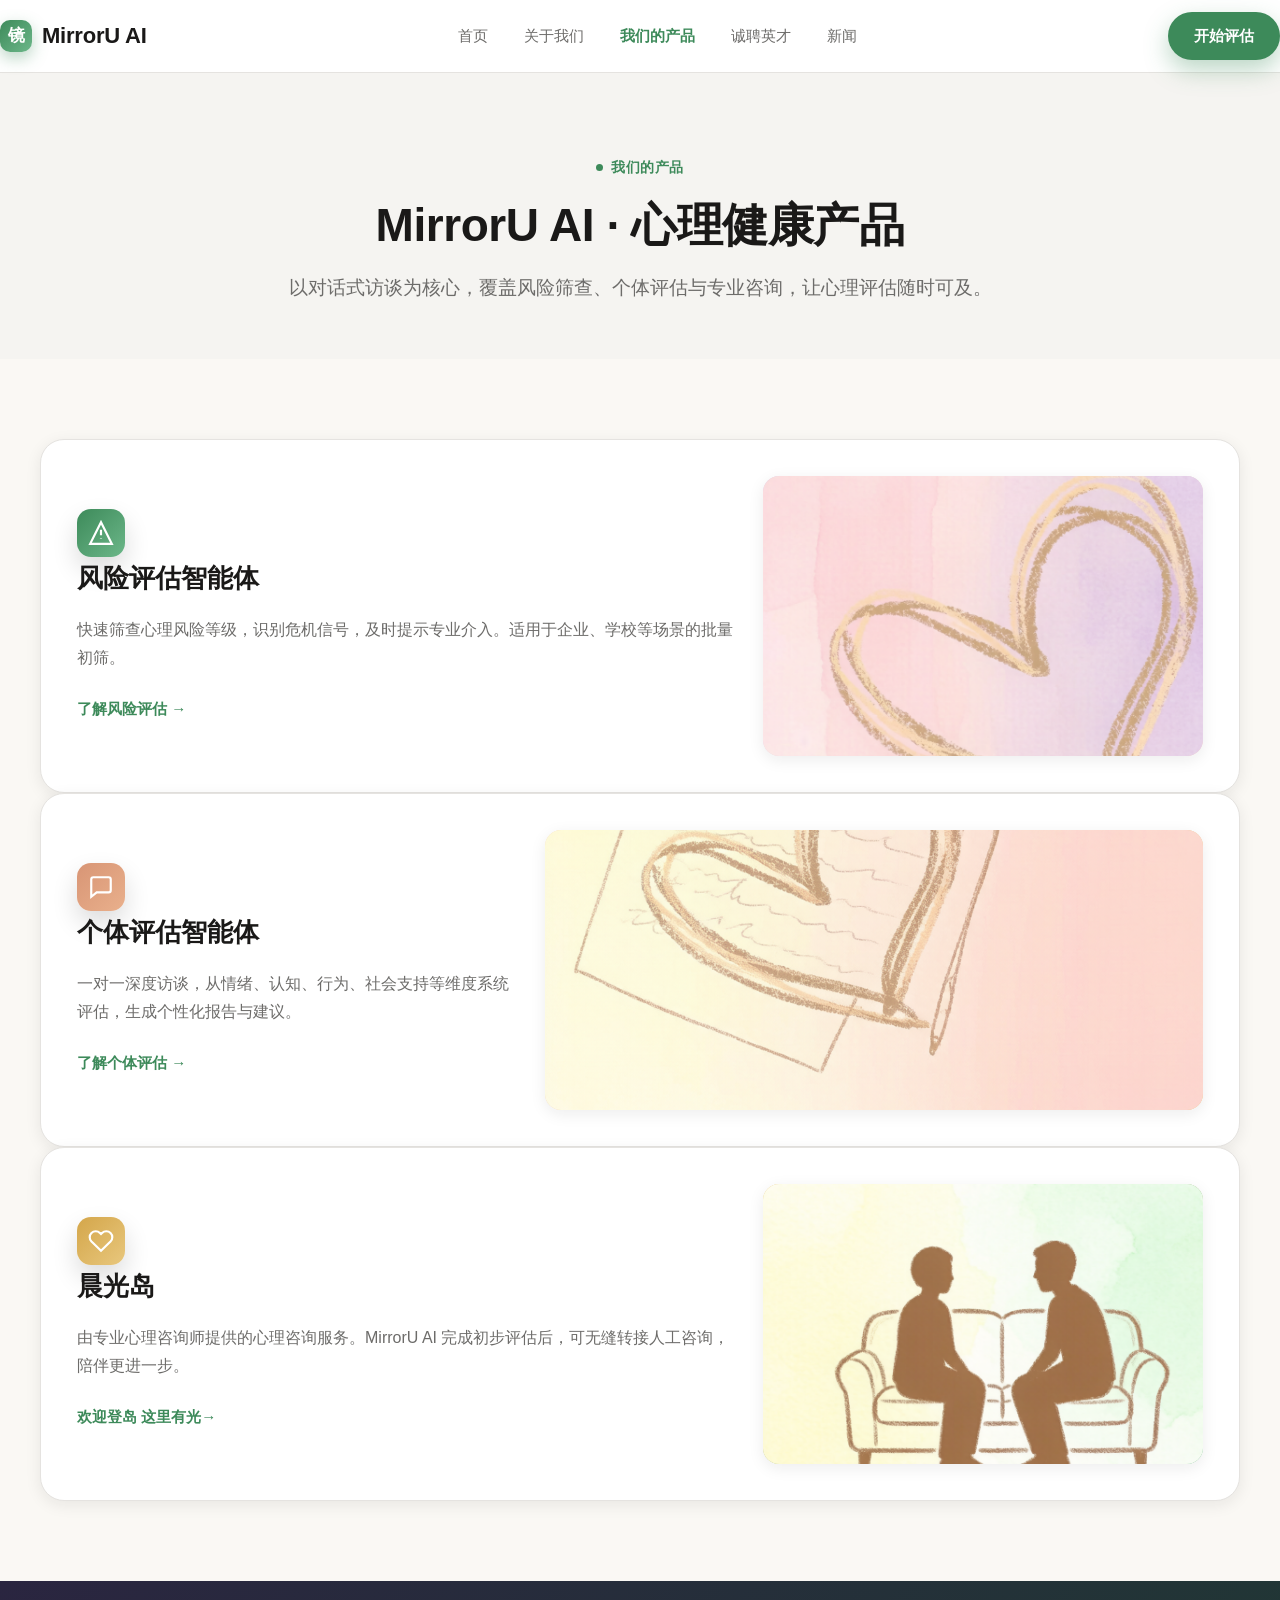
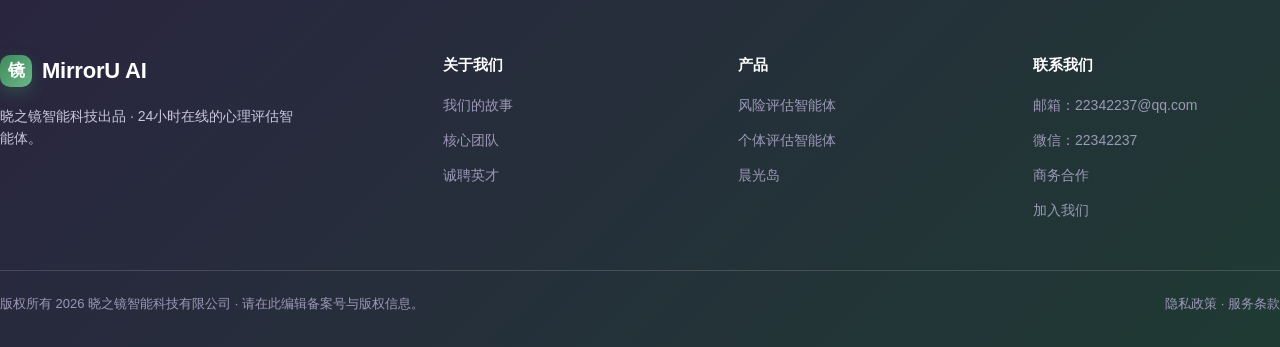
<file: products.html>
<!DOCTYPE html>
<html lang="zh-CN">
<head>
  <meta charset="UTF-8">
  <meta name="viewport" content="width=device-width, initial-scale=1.0">
  <title>我们的产品 · MirrorU AI</title>
  <meta name="description" content="MirrorU AI 的三款心理评估产品：风险评估智能体、个体评估智能体、晨光岛。晓之镜智能科技出品。">
  <link rel="stylesheet" href="assets/css/style.css">
</head>
<body>

  <!-- ===== 顶部导航 ===== -->
  <header class="nav">
    <div class="inner">
      <a class="brand" href="index.html"><span class="logo">镜</span>MirrorU AI</a>
      <nav class="nav-links">
        <a href="index.html">首页</a>
        <a href="about.html">关于我们</a>
        <a href="products.html" class="active">我们的产品</a>
        <a href="careers.html">诚聘英才</a>
        <a href="news.html">新闻</a>
      </nav>
      <div class="nav-cta">
        <a class="btn btn-primary" href="#">开始评估</a>
        <button class="nav-toggle" aria-label="菜单"><span></span><span></span><span></span></button>
      </div>
    </div>
  </header>

  <!-- ===== 内页 Hero ===== -->
  <section class="page-hero">
    <div class="container">
      <span class="eyebrow">我们的产品</span>
      <h1>MirrorU AI · 心理健康产品</h1>
      <p class="lead">以对话式访谈为核心，覆盖风险筛查、个体评估与专业咨询，让心理评估随时可及。</p>
    </div>
  </section>

  <!-- ===== 产品列表 ===== -->
  <section class="section section--soft">
    <div class="container">

      <div class="product">
        <div>
          <div class="chip chip--sage"><svg viewBox="0 0 24 24" fill="none" stroke="currentColor" stroke-width="2"><path d="M12 2L2 22h20L12 2z"/><path d="M12 9v5M12 17v.5"/></svg></div>
          <h3>风险评估智能体</h3>
          <p>快速筛查心理风险等级，识别危机信号，及时提示专业介入。适用于企业、学校等场景的批量初筛。</p>
          <a class="link-arrow" href="#">了解风险评估 →</a>
        </div>
        <div class="product-media product-media--1"><img src="assets/img/product-risk.png" alt="风险评估智能体 · 蜡笔简笔画心"></div>
      </div>

      <div class="product">
        <div>
          <div class="chip chip--terra"><svg viewBox="0 0 24 24" fill="none" stroke="currentColor" stroke-width="2"><path d="M21 15a2 2 0 0 1-2 2H8l-5 4V5a2 2 0 0 1 2-2h14a2 2 0 0 1 2 2z"/></svg></div>
          <h3>个体评估智能体</h3>
          <p>一对一深度访谈，从情绪、认知、行为、社会支持等维度系统评估，生成个性化报告与建议。</p>
          <a class="link-arrow" href="#">了解个体评估 →</a>
        </div>
        <div class="product-media product-media--2"><img src="assets/img/product-individual.png" alt="个体评估智能体 · 蜡笔简笔画纸与笔"></div>
      </div>

      <div class="product">
        <div>
          <div class="chip chip--amber"><svg viewBox="0 0 24 24" fill="none" stroke="currentColor" stroke-width="2"><path d="M20.8 4.6a5.5 5.5 0 0 0-7.8 0L12 5.6l-1-1a5.5 5.5 0 1 0-7.8 7.8l1 1L12 21l7.8-7.6 1-1a5.5 5.5 0 0 0 0-7.8z"/></svg></div>
          <h3>晨光岛</h3>
          <p>由专业心理咨询师提供的心理咨询服务。MirrorU AI 完成初步评估后，可无缝转接人工咨询，陪伴更进一步。</p>
          <a class="link-arrow" href="#">欢迎登岛 这里有光→</a>
        </div>
        <div class="product-media product-media--3"><img src="assets/img/product-chenguangdao.png" alt="晨光岛 · 蜡笔简笔画沙发对话"></div>
      </div>

    </div>
  </section>

  <!-- ===== 页脚 ===== -->
  <footer class="footer">
    <div class="container">
      <div class="top">
        <div>
          <div class="brand"><span class="logo">镜</span>MirrorU AI</div>
          <p class="desc">晓之镜智能科技出品 · 24小时在线的心理评估智能体。</p>
        </div>
        <div class="col"><h4>关于我们</h4><a href="about.html">我们的故事</a><a href="about.html">核心团队</a><a href="careers.html">诚聘英才</a></div>
        <div class="col"><h4>产品</h4><a href="products.html">风险评估智能体</a><a href="products.html">个体评估智能体</a><a href="products.html">晨光岛</a></div>
        <div class="col"><h4>联系我们</h4><a href="mailto:22342237@qq.com">邮箱：22342237@qq.com</a><a href="#">微信：22342237</a><a href="#">商务合作</a><a href="careers.html">加入我们</a></div>
      </div>
      <div class="divider"></div>
      <div class="bottom">
        <span>版权所有 2026 晓之镜智能科技有限公司 · 请在此编辑备案号与版权信息。</span>
        <span>隐私政策 · 服务条款</span>
      </div>
    </div>
  </footer>

  <script src="assets/js/main.js"></script>
</body>
</html>
</file>
<file: assets/css/style.css>
/* ============================================================
   MirrorU AI · 晓之镜智能科技 · 官网样式
   严格还原 Ardot 设计稿 (file 718613691355027)
   —— 配色 / 圆角 / 间距 / 字号 均取自画布实测值
   编辑提示：正文文案直接在对应 HTML 文件里改即可
   ============================================================ */

:root{
  /* —— 色板（RGB 0-1 实测换算） —— */
  --bg:#F5F4F1;          /* 页面底  0.961/0.957/0.945 */
  --bg-soft:#FAF8F4;     /* 浅底    0.980/0.973/0.957 */
  --card:#FFFFFF;
  --ink:#1A1918;         /* 标题    0.102/0.098/0.094 */
  --muted:#6D6C6A;       /* 正文    0.427/0.424/0.416 */
  --sage:#3D8A5A;        /* 主色    0.239/0.541/0.353 */
  --sage-light:#6CB789;  /* 主色浅  0.420/0.750/0.540 */
  --terracotta:#D89575;  /* 陶土    0.847/0.584/0.459 */
  --terracotta-light:#E9B08C;
  --amber:#D4A64A;       /* 琥珀    0.831/0.651/0.290 */
  --amber-light:#E8C77D;
  --lavender:#7F6BAE;    /* 薰衣草  0.494/0.420/0.682 */
  --lavender-light:#A997D6;
  --footer-1:#2A2540;    /* 页脚/数据带渐变起 0.165/0.145/0.251 */
  --footer-2:#1F3A33;    /* 页脚/数据带渐变止 0.122/0.227/0.200 */
  --footer-text:#C9C6DD; /* 页脚浅字 0.788/0.776/0.867 */
  --footer-dim:#9C98B8;  /* 页脚次字 0.612/0.596/0.722 */
  --cta-sub:#FBEFE6;     /* CTA 副文 0.984/0.937/0.902 */
  --line:#E5E3E0;        /* 描边    0.898/0.894/0.882 */

  /* —— 渐变（gradientTransform 为单位矩阵 → 135°） —— */
  --grad-sage:linear-gradient(135deg,#3D8A5A,#6CB789);
  --grad-terra:linear-gradient(135deg,#D89575,#E9B08C);
  --grad-amber:linear-gradient(135deg,#D4A64A,#E8C77D);
  --grad-lav:linear-gradient(135deg,#7F6BAE,#A997D6);
  --grad-dark:linear-gradient(135deg,#2A2540,#1F3A33);
  --grad-cta:linear-gradient(135deg,#3D8A5A,#D89575);
  --grad-media-1:linear-gradient(135deg,#D9D1F2,#F7D9C7); /* 风险评估 */
  --grad-media-2:linear-gradient(135deg,#F7D9C7,#E8C77D); /* 个体评估 */
  --grad-media-3:linear-gradient(135deg,#E8C77D,#6CB789); /* 清晨心理 */
  --grad-news:linear-gradient(135deg,#7F6BAE,#6CB789);    /* 头条封面 */

  /* —— 圆角 —— */
  --radius:20px;        /* 卡片圆角（设计稿实测 20） */
  --radius-lg:24px;     /* 产品/故事/头条卡片（设计稿实测 24） */
  --radius-sm:16px;     /* 产品图/新闻列表卡（设计稿实测 16） */
  --radius-chip:14px;   /* 特性图标 chip（设计稿实测 14） */
  --radius-pill:999px;  /* 按钮/徽章/头像 */

  /* —— 阴影 —— */
  --shadow-card:0 2px 12px rgba(26,25,24,.07);
  --shadow-card-lg:0 4px 16px rgba(26,25,24,.08);
  --shadow-list:0 2px 10px rgba(26,25,24,.06);

  --maxw:1200px;        /* 设计稿内容区宽度 = 1440 - 2×120 留白 */
  --maxw-wide:1312px;   /* 导航/页脚内容区 = 1440 - 2×64 留白 */
}

*{box-sizing:border-box;margin:0;padding:0}
html{scroll-behavior:smooth}
body{
  font-family:"Sarasa Gothic SC","PingFang SC","Hiragino Sans GB","Microsoft YaHei","Noto Sans SC",-apple-system,BlinkMacSystemFont,"Segoe UI",sans-serif;
  color:var(--ink);
  background:var(--bg);
  line-height:1.65;
  -webkit-font-smoothing:antialiased;
}
a{color:inherit;text-decoration:none}
img{max-width:100%;display:block}
ul{list-style:none}

.container{max-width:var(--maxw);margin:0 auto;padding:0}
.section{padding:80px 0}
.section--soft{background:var(--bg-soft)}
/* 各区块纵向间距严格对齐设计稿实测（artboard 1440 / 内容 1200） */
.s-features{padding:90px 0 50px}
.s-steps{padding:80px 0 60px}
.s-quotes{padding:80px 0 60px}
.s-beliefs{padding:40px 0 50px}
.s-story{padding:50px 0 50px}
.s-team{padding:50px 0 70px}
.s-benefits{padding:50px 0 40px}
.s-jobs{padding:40px 0 70px}
.s-newslist{padding:40px 0 70px}

/* ---------- 排版 ---------- */
.eyebrow{
  display:inline-flex;align-items:center;gap:8px;
  font-size:14px;font-weight:700;letter-spacing:.04em;
  color:var(--sage);
}
.eyebrow::before{content:"";width:7px;height:7px;border-radius:50%;background:var(--sage)}
h1{font-weight:700;letter-spacing:-.01em}
h2{font-weight:700;letter-spacing:-.01em}
h3{font-size:20px;font-weight:700}
.lead{font-size:18px;color:var(--muted);line-height:28px}
.muted{color:var(--muted)}

.section-title{text-align:center;max-width:820px;margin:0 auto 32px}
.section-title .eyebrow{margin-bottom:20px}
.section-title h2{font-size:36px;line-height:1.3}
.section-title .lead{margin:22px auto 0;max-width:680px}
/* 首页区块标题沿用设计稿 38/50 */
.page-home .section-title h2{font-size:40px;line-height:52px}
.page-home .section-title{margin-bottom:44px}

/* ---------- 按钮 ---------- */
.btn{
  display:inline-flex;align-items:center;justify-content:center;gap:8px;
  height:48px;padding:0 26px;border-radius:var(--radius-pill);
  font-weight:700;font-size:15px;cursor:pointer;border:0;white-space:nowrap;
  transition:transform .15s ease,box-shadow .15s ease,background .15s ease;
}
.btn-primary{background:var(--sage);color:#fff;box-shadow:0 10px 24px rgba(61,138,90,.35)}
.btn-primary:hover{transform:translateY(-2px);box-shadow:0 14px 30px rgba(61,138,90,.42)}
.btn-ghost{background:transparent;color:var(--ink);border:1.5px solid var(--line)}
.btn-ghost:hover{border-color:var(--ink-2)}
.btn-light{background:#fff;color:var(--ink);box-shadow:0 8px 22px rgba(0,0,0,.12)}
.btn-light:hover{transform:translateY(-2px)}
.link-arrow{display:inline-flex;align-items:center;gap:6px;color:var(--sage);font-weight:700;font-size:15px}
.link-arrow:hover{gap:10px}

/* ---------- 顶部导航（实测：白底、高 72、左右 64、1px 描边） ---------- */
.nav{
  position:sticky;top:0;z-index:60;
  background:#fff;border-bottom:1px solid var(--line);
}
.nav .inner{max-width:var(--maxw-wide);margin:0 auto;height:72px;padding:0;display:flex;align-items:center;justify-content:space-between;gap:24px}
.brand{display:flex;align-items:center;gap:10px;font-weight:800;font-size:22px;letter-spacing:-.01em;color:var(--ink)}
.brand .logo{
  width:32px;height:32px;border-radius:10px;background:var(--grad-sage);
  display:grid;place-items:center;color:#fff;font-size:17px;box-shadow:0 6px 16px rgba(61,138,90,.35);
}
.nav-links{display:flex;gap:36px;align-items:center}
.nav-links a{font-size:15px;font-weight:400;color:var(--muted);transition:color .15s}
.nav-links a:hover{color:var(--ink)}
.nav-links a.active{color:var(--sage);font-weight:700}
.nav-cta{display:flex;align-items:center;gap:14px}
.nav-toggle{display:none;width:42px;height:42px;border:0;background:transparent;border-radius:10px;cursor:pointer}
.nav-toggle span{display:block;width:22px;height:2px;background:var(--ink);margin:5px auto;border-radius:2px}

/* ---------- 首页 Hero（实测：单列居中、gap30、内边距 110/120/90） ---------- */
.hero{position:relative;overflow:hidden;padding:110px 0 90px}
.hero .orb{position:absolute;border-radius:50%;filter:blur(60px);pointer-events:none;z-index:0}
.orb--1{width:580px;height:580px;background:radial-gradient(circle at 50% 50%,rgba(199,184,245,.6),transparent 70%);top:-160px;left:-120px}
.orb--2{width:480px;height:480px;background:radial-gradient(circle at 50% 50%,rgba(247,199,168,.5),transparent 70%);bottom:-150px;right:-100px}
.orb--3{width:460px;height:460px;background:radial-gradient(circle at 50% 50%,rgba(169,225,206,.45),transparent 70%);top:120px;right:32%}
.hero-inner{position:relative;z-index:1;display:flex;flex-direction:column;align-items:center;text-align:center;gap:30px}
.badge{
  display:inline-flex;align-items:center;gap:8px;
  padding:8px 16px;border-radius:var(--radius-pill);background:#fff;border:1px solid var(--line);
  font-size:14px;font-weight:700;color:var(--sage);box-shadow:var(--shadow-card);
}
.badge .dot{width:8px;height:8px;border-radius:50%;background:var(--sage);box-shadow:0 0 0 4px rgba(61,138,90,.15)}
.hero h1{font-size:56px;line-height:68px;max-width:924px;margin:0 auto}
.hero .lead{font-size:20px;line-height:32px;max-width:760px;margin:0 auto}
.hero-actions{display:flex;align-items:center;justify-content:center;gap:22px;margin-top:4px;flex-wrap:wrap}
.hero-actions .btn-primary{font-size:17px;height:52px;padding:0 34px}
.hero-actions .link-arrow{color:var(--ink);font-size:17px}

/* 玻璃拟态聊天卡（实测：白 0.55 + blur18 + 1px 白描边 + 圆角28 + 双层阴影） */
.chat-card{
  width:100%;max-width:600px;margin:8px auto 0;
  background:rgba(255,255,255,.55);
  backdrop-filter:blur(18px);-webkit-backdrop-filter:blur(18px);
  border:1px solid rgba(255,255,255,.5);
  border-radius:28px;padding:24px;
  box-shadow:0 24px 48px rgba(26,26,38,.18), inset 0 1px 2px rgba(255,255,255,.4);
}
.chat-head{display:flex;align-items:center;gap:10px;padding-bottom:16px;border-bottom:1px solid var(--line);margin-bottom:18px}
.chat-head .ava{width:34px;height:34px;border-radius:10px;background:var(--grad-sage);display:grid;place-items:center;color:#fff;font-size:16px}
.chat-head .name{font-weight:700;font-size:15px;color:var(--ink)}
.chat-head .status{font-size:12px;color:var(--sage);display:flex;align-items:center;gap:5px}
.chat-head .status .dot{width:7px;height:7px;border-radius:50%;background:var(--sage)}
.bubble{max-width:82%;padding:12px 15px;border-radius:16px;font-size:14.5px;line-height:1.5;margin-bottom:13px;text-align:left}
.bubble.in{background:#fff;border:1px solid var(--line);border-bottom-left-radius:5px}
.bubble.out{background:var(--grad-sage);color:#fff;margin-left:auto;border-bottom-right-radius:5px}
.typing{display:flex;gap:5px;padding:4px 2px}
.typing i{width:8px;height:8px;border-radius:50%;background:var(--muted);opacity:.45;animation:blink 1.2s infinite}
.typing i:nth-child(2){animation-delay:.2s}
.typing i:nth-child(3){animation-delay:.4s}
@keyframes blink{0%,60%,100%{opacity:.25}30%{opacity:.8}}

/* ---------- 栅格 ---------- */
.grid-2{display:grid;grid-template-columns:repeat(2,1fr);gap:24px}
.grid-3{display:grid;grid-template-columns:repeat(3,1fr);gap:24px}
.grid-4{display:grid;grid-template-columns:repeat(4,1fr);gap:24px}

/* ---------- 特性卡（白卡、圆角18、内距40、卡内 gap18） ---------- */
.feature{display:flex;flex-direction:column;gap:16px;padding:28px;border-radius:var(--radius);background:var(--card);border:1px solid var(--line);box-shadow:var(--shadow-card);transition:transform .18s ease,box-shadow .18s ease}
.feature:hover{transform:translateY(-4px);box-shadow:var(--shadow-card-lg)}
.chip{width:48px;height:48px;border-radius:var(--radius-chip);display:grid;place-items:center;color:#fff;box-shadow:0 12px 26px rgba(0,0,0,.14)}
.chip svg{width:26px;height:26px}
.chip--sage{background:var(--grad-sage)}
.chip--terra{background:var(--grad-terra)}
.chip--amber{background:var(--grad-amber)}
.chip--lav{background:var(--grad-lav)}
.feature h3{font-size:22px;font-weight:700;color:var(--ink);line-height:1.35}
.feature p{color:var(--muted);font-size:16px;line-height:26px}

/* ---------- 三步流程 ---------- */
.step{display:flex;flex-direction:column;gap:14px;padding:28px;border-radius:var(--radius);background:var(--card);border:1px solid var(--line);box-shadow:var(--shadow-card)}
.step .num{width:44px;height:44px;border-radius:50%;display:grid;place-items:center;font-weight:700;font-size:18px;color:#fff;background:var(--grad-sage)}
.step h3{font-size:22px;font-weight:700;color:var(--ink);line-height:1.35}
.step p{color:var(--muted);font-size:16px;line-height:26px}

/* ---------- 用户证言 ---------- */
.quote{display:flex;flex-direction:column;gap:18px;padding:28px;border-radius:var(--radius);background:var(--card);border:1px solid var(--line);box-shadow:var(--shadow-card);position:relative}
.quote .mark{font-size:46px;line-height:.6;font-weight:800;color:var(--sage);opacity:.25}
.quote p{font-size:16px;line-height:26px;color:var(--ink);margin:0}
.quote .who{display:flex;align-items:center;gap:12px}
.quote .who .ava{width:40px;height:40px;border-radius:50%;display:grid;place-items:center;color:#fff;font-weight:700;background:var(--grad-sage)}
.quote .who .name{font-weight:700;font-size:15px;color:var(--ink)}
.quote .who .role{font-size:13px;color:var(--muted)}

/* ---------- 数据带（实测：与页脚同渐变、满宽、内距 56/120、4 项、数字 44） ---------- */
.stats-band{background:var(--grad-dark);padding:56px 0}
.stats{display:grid;grid-template-columns:repeat(4,1fr);gap:40px;color:#fff}
.stat .num{font-size:44px;font-weight:700;letter-spacing:-.02em;line-height:1}
.stat .label{font-size:14px;color:var(--footer-text);margin-top:8px}

/* ---------- 最终 CTA（实测：渐变卡、圆角28、内距56、宽1000、阴影 0 16 40） ---------- */
.cta-section{padding:90px 0}
.cta-card{background:var(--grad-cta);border-radius:28px;padding:56px;max-width:1000px;margin:0 auto;text-align:center;color:#fff;box-shadow:0 16px 40px rgba(77,51,64,.20)}
.cta-card h2{color:#fff;font-size:36px;line-height:48px;max-width:700px;margin:0 auto}
.cta-card .lead{color:var(--cta-sub);font-size:18px;line-height:28px;margin:18px auto 30px;max-width:560px}
.cta-card .btn-light{font-size:17px;height:52px;padding:0 36px}

/* ---------- 页脚（实测：渐变、内距 64/64/28、链接列 gap12、分隔线白0.15） ---------- */
.footer{background:var(--grad-dark);color:var(--footer-dim);padding:72px 0 32px}
.footer .container{max-width:var(--maxw-wide);margin:0 auto;padding:0}
.footer .top{display:grid;grid-template-columns:1.6fr 1fr 1fr 1fr;gap:48px;padding-bottom:36px}
.footer .brand{color:#fff}
.footer .brand .logo{background:var(--grad-sage)}
.footer .desc{color:var(--footer-text);font-size:14px;margin-top:16px;max-width:300px;line-height:22px}
.footer .col h4{color:#fff;font-size:15px;margin-bottom:16px;font-weight:700}
.footer .col a{display:block;color:var(--footer-dim);font-size:14px;margin-bottom:12px;transition:color .15s}
.footer .col a:hover{color:#fff}
.footer .divider{height:1px;background:rgba(255,255,255,.15);margin:0 0 22px}
.footer .bottom{display:flex;justify-content:space-between;align-items:center;flex-wrap:wrap;gap:12px;font-size:13px;color:var(--footer-dim)}

/* ---------- 内页通用 Hero（实测：内距 80/120/56、标题 46/60、副文 19/30） ---------- */
.page-hero{padding:80px 0 56px;text-align:center}
.page-hero .eyebrow{margin-bottom:16px}
.page-hero h1{font-size:46px;line-height:60px;max-width:900px;margin:0 auto}
.page-hero .lead{font-size:19px;line-height:30px;max-width:760px;margin:18px auto 0}

/* ---------- 关于我们 ---------- */
.belief{display:flex;flex-direction:column;gap:18px;padding:28px;border-radius:var(--radius);background:var(--card);border:1px solid var(--line);box-shadow:var(--shadow-card)}
.belief .chip{margin-bottom:0}
.belief h3{font-size:22px;font-weight:700;color:var(--ink);line-height:1.35}
.belief p{color:var(--muted);font-size:16px;line-height:26px}
.story-card{padding:40px;border-radius:var(--radius-lg);background:var(--card);border:1px solid var(--line);box-shadow:var(--shadow-card);font-size:16px;color:var(--muted);line-height:1.8;max-width:1000px;margin:0 auto}
.milestones{display:flex;gap:16px;flex-wrap:wrap;margin-top:22px}
.milestone{flex:1;min-width:170px;padding:22px 24px;border-radius:var(--radius-sm);background:var(--bg-soft);border:1px solid var(--line)}
.milestone .year{font-weight:800;font-size:18px;color:var(--sage)}
.milestone .txt{font-size:14px;color:var(--muted);margin-top:4px}
.team{text-align:center}
/* 核心团队：四个分组，卡片等宽居中，姓名居中、下方简介字号略小 */
.team-groups{display:flex;flex-direction:column;gap:52px}
.team-group-title{
  display:inline-flex;align-items:center;gap:12px;
  font-size:22px;font-weight:700;line-height:1.35;color:var(--ink);margin-bottom:24px;
}
.team-group-title::before,.team-group-title::after{
  content:"";width:30px;height:1.5px;border-radius:2px;background:var(--line)
}
.member-row{display:flex;flex-wrap:wrap;justify-content:center;gap:24px}
.member-row .member{flex:0 0 282px;width:282px}
.member{padding:24px;border-radius:var(--radius);background:var(--card);border:1px solid var(--line);box-shadow:var(--shadow-card);text-align:center}
.member .ava{width:72px;height:72px;border-radius:50%;margin:0 auto 18px;display:grid;place-items:center;color:#fff;font-weight:800;font-size:24px;background:var(--grad-sage)}
.member .name{font-weight:700;font-size:17px;color:var(--ink);text-align:center}
.member .bio{font-size:13.5px;line-height:22px;color:var(--muted);margin-top:8px;text-align:center}
.member .role{font-size:13.5px;color:var(--sage);font-weight:600;margin:4px 0 10px}
.ava--sage{background:var(--grad-sage)}
.member .ava.ava--sage{background:var(--grad-sage)}
.member .ava.ava--terra{background:var(--grad-terra)}
.member .ava.ava--amber{background:var(--grad-amber)}
.member .ava.ava--lav{background:var(--grad-lav)}

/* ---------- 产品（实测：卡圆角24、内距36、卡内 gap28、图 440×280 圆角16） ---------- */
.product{display:grid;grid-template-columns:1fr 440px;gap:28px;align-items:center;padding:36px;border-radius:var(--radius-lg);background:var(--card);border:1px solid var(--line);box-shadow:var(--shadow-card-lg)}
.product:nth-child(even){grid-template-columns:440px 1fr}
.product:nth-child(even) .product-media{order:2}
.product h3{font-size:26px;font-weight:700;color:var(--ink);margin-bottom:16px}
.product p{color:var(--muted);font-size:16px;line-height:28px;margin-bottom:24px}
.product-media{position:relative;height:280px;border-radius:var(--radius-sm);overflow:hidden;box-shadow:var(--shadow-card-lg);background:var(--grad-media-1)}
.product-media img{position:absolute;inset:0;width:100%;height:100%;object-fit:cover;display:block}
.product-media--1{background:var(--grad-media-1)}
.product-media--2{background:var(--grad-media-2)}
.product-media--3{background:var(--grad-media-3)}

/* ---------- 招聘 ---------- */
.benefit{display:flex;flex-direction:column;gap:12px;padding:26px;border-radius:var(--radius);background:var(--card);border:1px solid var(--line);box-shadow:var(--shadow-card)}
.benefit .chip{margin-bottom:0;width:40px;height:40px;border-radius:12px}
.benefit h3{font-size:22px;font-weight:700;color:var(--ink);line-height:1.35}
.benefit p{color:var(--muted);font-size:15.5px;line-height:25px}
.job{display:flex;align-items:center;justify-content:space-between;gap:16px;padding:20px 28px;border-radius:var(--radius-sm);background:var(--card);border:1px solid var(--line);box-shadow:var(--shadow-card);margin-bottom:16px;transition:transform .15s ease,border-color .15s}
.job:hover{transform:translateY(-2px);border-color:var(--sage)}
.job .title{font-weight:700;font-size:19px;color:var(--ink)}
.job .meta{font-size:13.5px;color:var(--muted);margin-top:5px}

/* ---------- 新闻 ---------- */
.featured{display:grid;grid-template-columns:520px 1fr;overflow:hidden;border-radius:var(--radius-lg);background:var(--card);border:1px solid var(--line);box-shadow:var(--shadow-card-lg)}
.featured .cover{position:relative;height:360px;background:var(--grad-news);overflow:hidden}
.featured .cover img{position:absolute;inset:0;width:100%;height:100%;object-fit:cover;display:block}
.featured .body{padding:40px;display:flex;flex-direction:column;gap:16px}
.tag{display:inline-block;padding:5px 12px;border-radius:var(--radius-pill);font-size:12.5px;font-weight:700;background:rgba(61,138,90,.12);color:var(--sage)}
.featured h3{font-size:26px;line-height:1.3;color:var(--ink)}
.featured .excerpt{color:var(--muted);font-size:16px;line-height:26px}
.featured .date{font-size:13px;color:var(--muted)}
.news-list{display:flex;flex-direction:column;gap:28px}
.news-card{padding:24px 28px;border-radius:var(--radius-sm);background:var(--card);border:1px solid var(--line);box-shadow:var(--shadow-list);transition:transform .15s ease}
.news-card:hover{transform:translateY(-3px)}
.news-card .meta{display:flex;gap:12px;align-items:center;font-size:13px;color:var(--muted);margin-bottom:14px}
.news-card .cat{padding:4px 10px;border-radius:var(--radius-pill);font-weight:700;background:rgba(216,149,117,.14);color:var(--terracotta)}
.news-card h4{font-size:19px;font-weight:700;margin-bottom:12px;line-height:1.4;color:var(--ink)}
.news-card p{color:var(--muted);font-size:15px;line-height:26px}

/* ---------- 响应式 ---------- */
@media (max-width:1240px){
  .container,.nav .inner,.footer .container{padding:0 40px}
}
@media (max-width:980px){
  .grid-3,.grid-4{grid-template-columns:repeat(2,1fr)}
  .stats{grid-template-columns:repeat(2,1fr);gap:30px}
  .footer .top{grid-template-columns:1fr 1fr}
  .product,.product:nth-child(even){grid-template-columns:1fr;gap:24px}
  .product:nth-child(even) .product-media{order:0}
  .featured{grid-template-columns:1fr}
  .featured .cover{height:220px}
  .news-list{gap:16px}
  .member-row .member{flex:0 0 calc(50% - 12px);width:auto}
  .team-groups{gap:44px}
}
@media (max-width:680px){
  .section{padding:64px 0}
  .hero{padding:72px 0 64px}
  .page-hero{padding:56px 0 40px}
  .cta-section{padding:64px 0}
  .stats-band{padding:40px 0}
  .container,.nav .inner,.footer .container{padding:0 20px}
  .nav-links,.nav-cta .btn{display:none}
  .nav-toggle{display:block}
  .nav.open .nav-links{
    display:flex;flex-direction:column;gap:4px;position:absolute;top:72px;left:0;right:0;
    background:#fff;border-bottom:1px solid var(--line);padding:14px 20px 22px;
  }
  .nav.open .nav-links a{padding:10px 0}
  .hero h1{font-size:34px;line-height:44px}
  .page-hero h1{font-size:32px;line-height:42px}
  .section-title h2,.page-home .section-title h2{font-size:28px;line-height:1.25}
  .cta-card h2{font-size:28px;line-height:38px}
  .grid-2,.grid-3,.grid-4{grid-template-columns:1fr}
  .stats{grid-template-columns:1fr}
  .footer .top{grid-template-columns:1fr}
  .footer .bottom{flex-direction:column;align-items:flex-start}
  .chat-card{padding:18px}
  .cta-card{padding:36px 22px}
  .featured .body{padding:28px}
  .member-row .member{flex:0 0 100%;width:auto}
  .team-group-title{font-size:19px}
  .team-groups{gap:36px}
}
</file>
